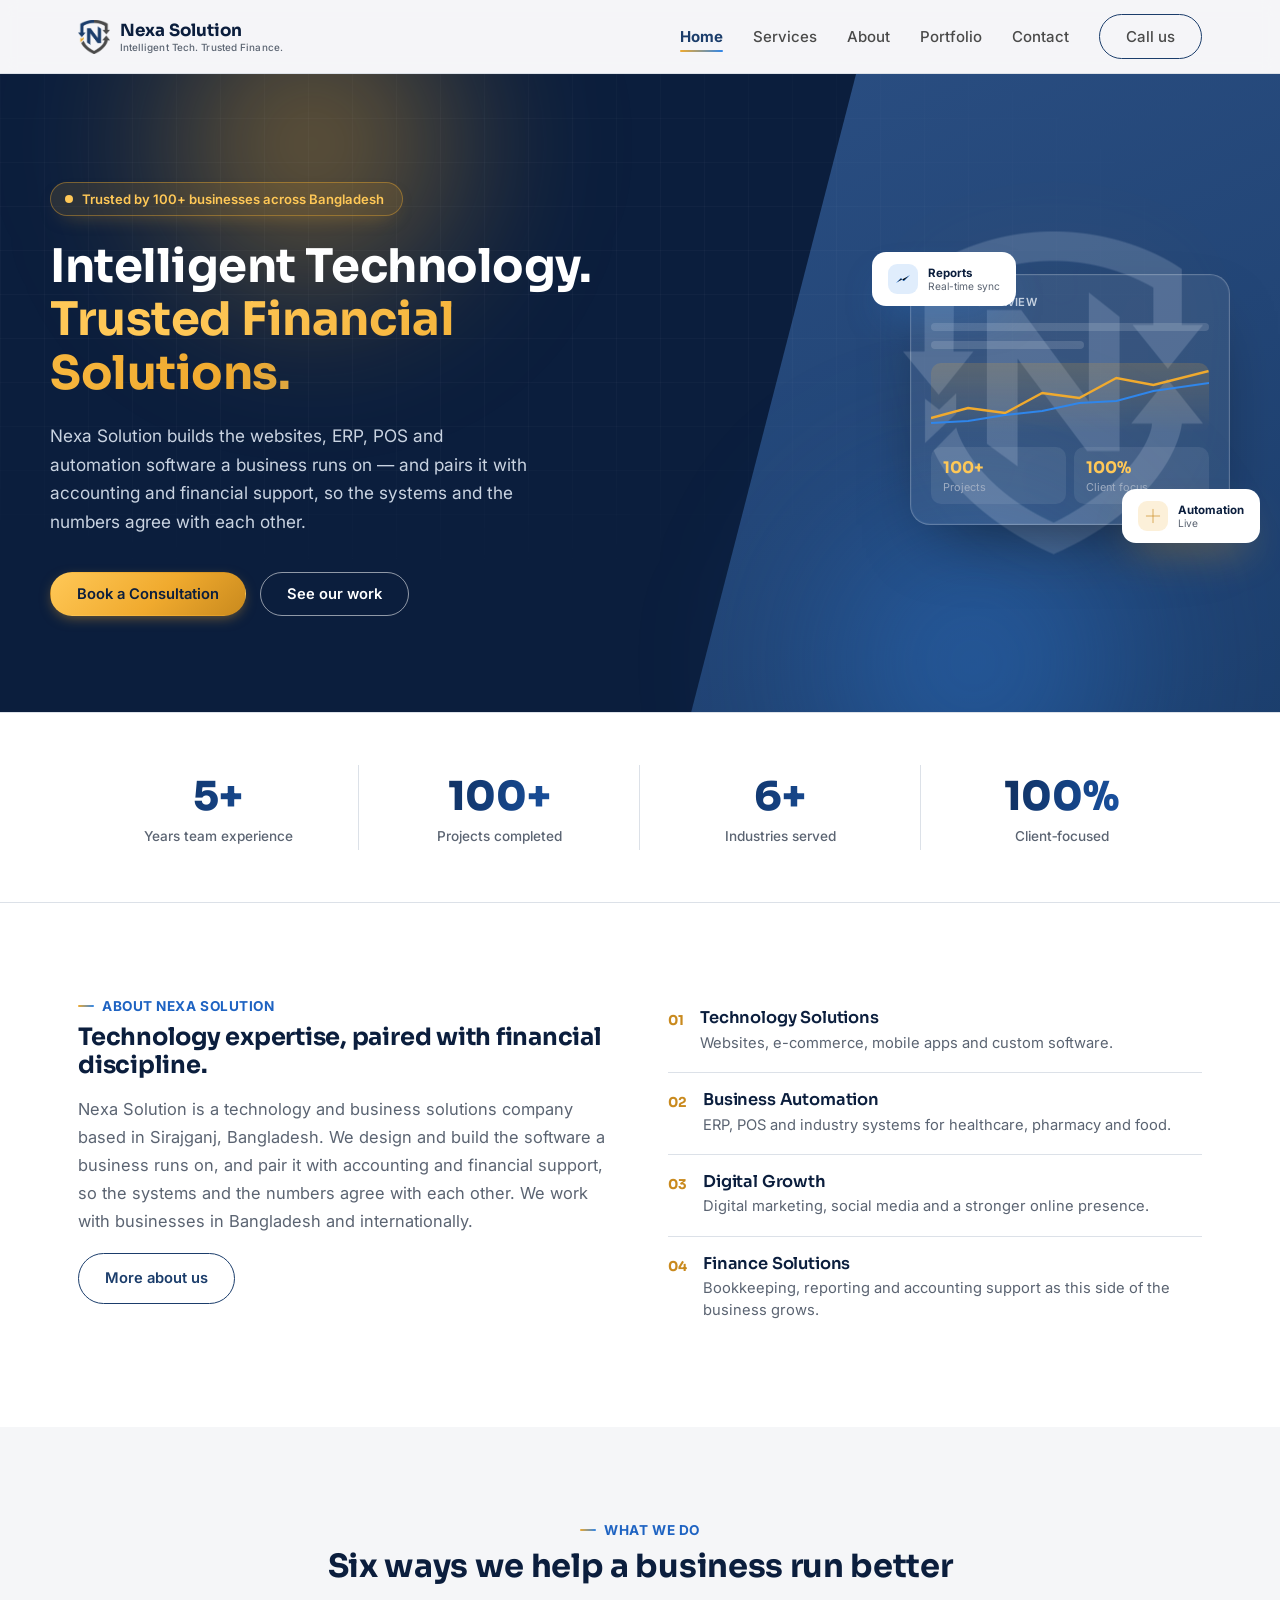
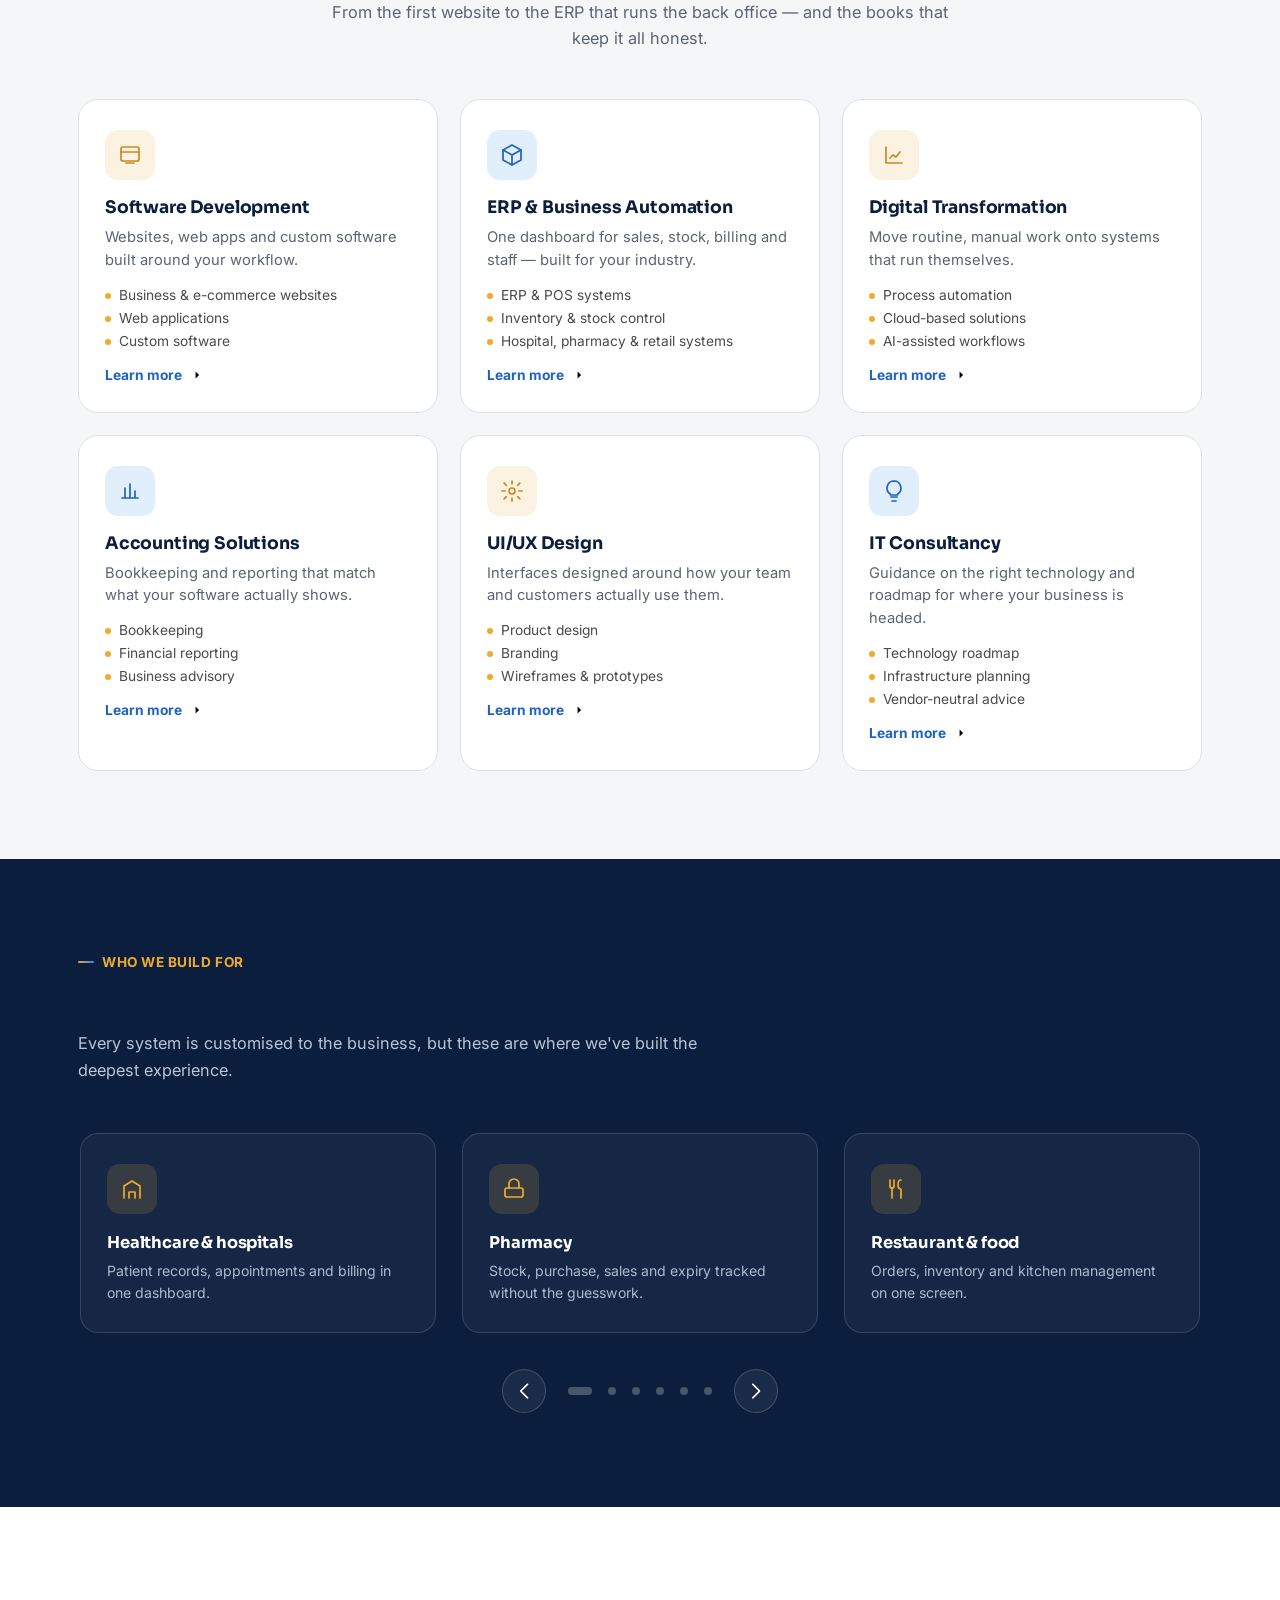
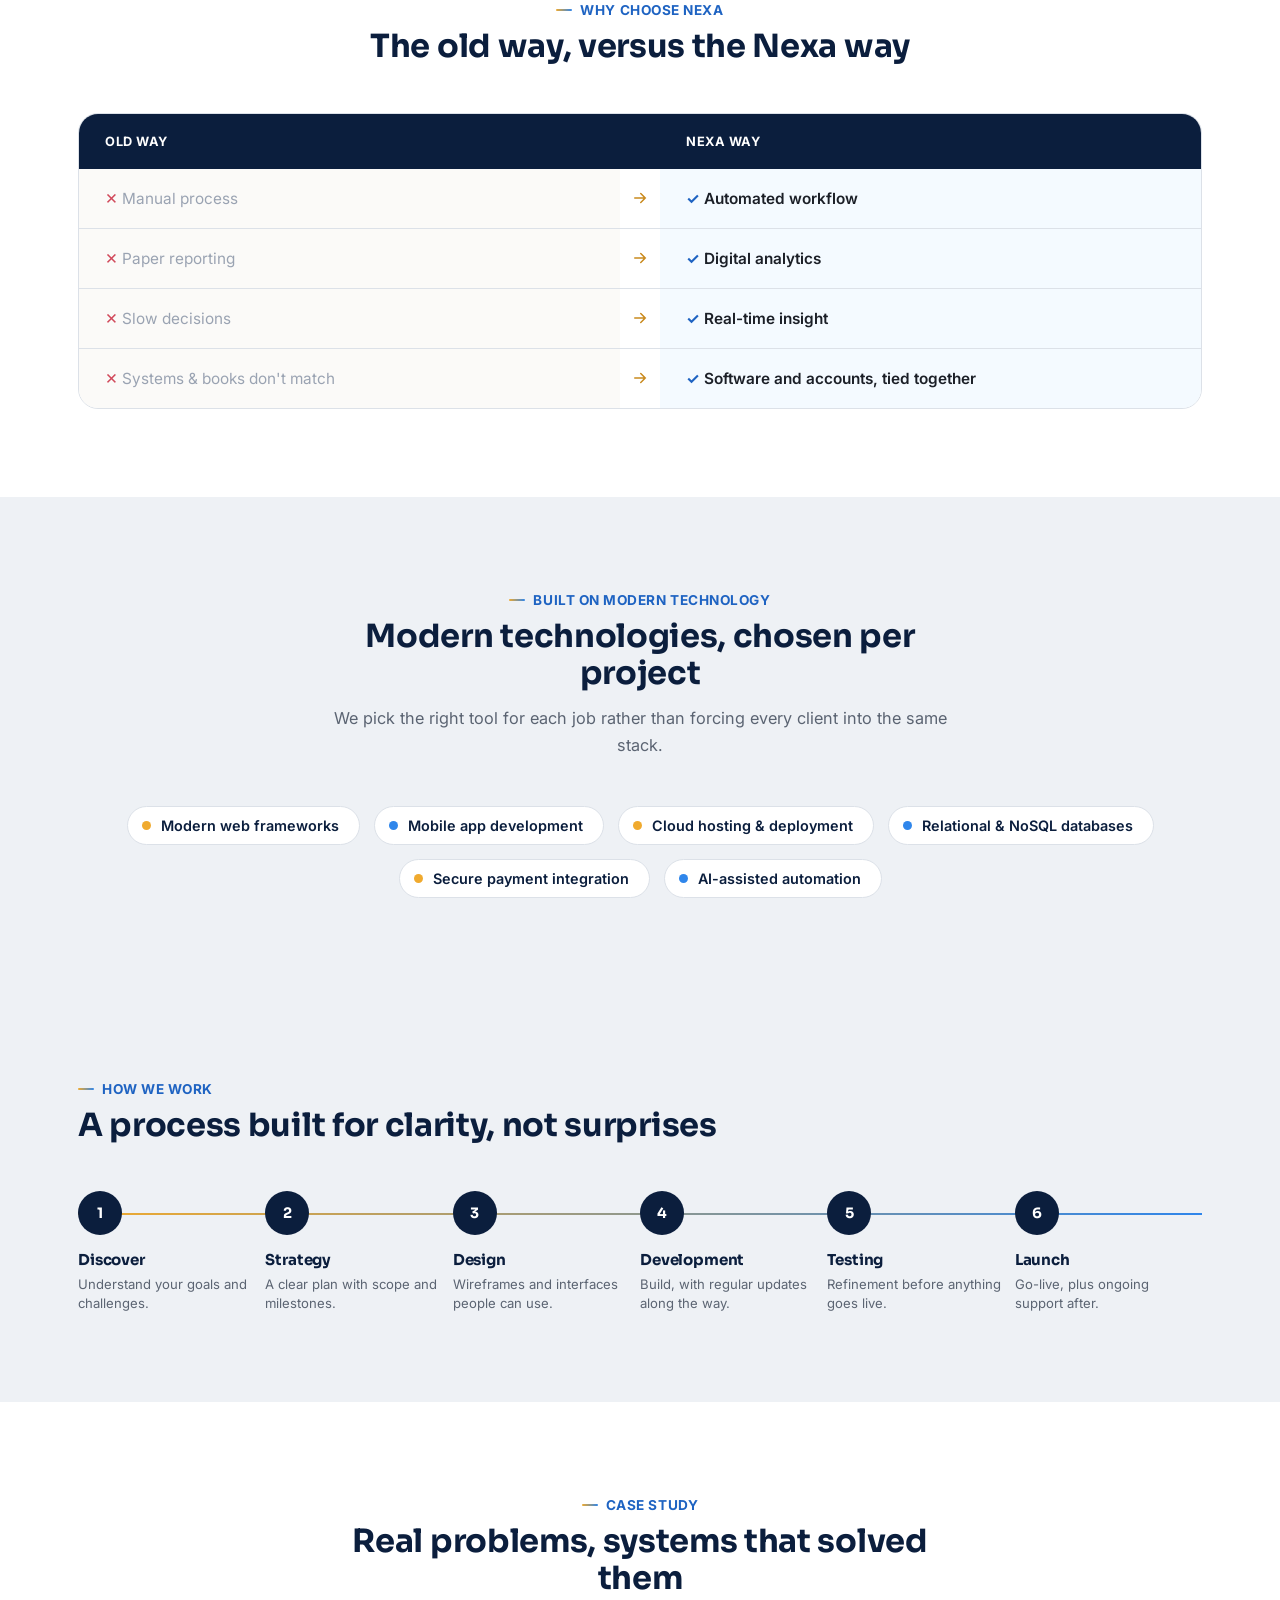
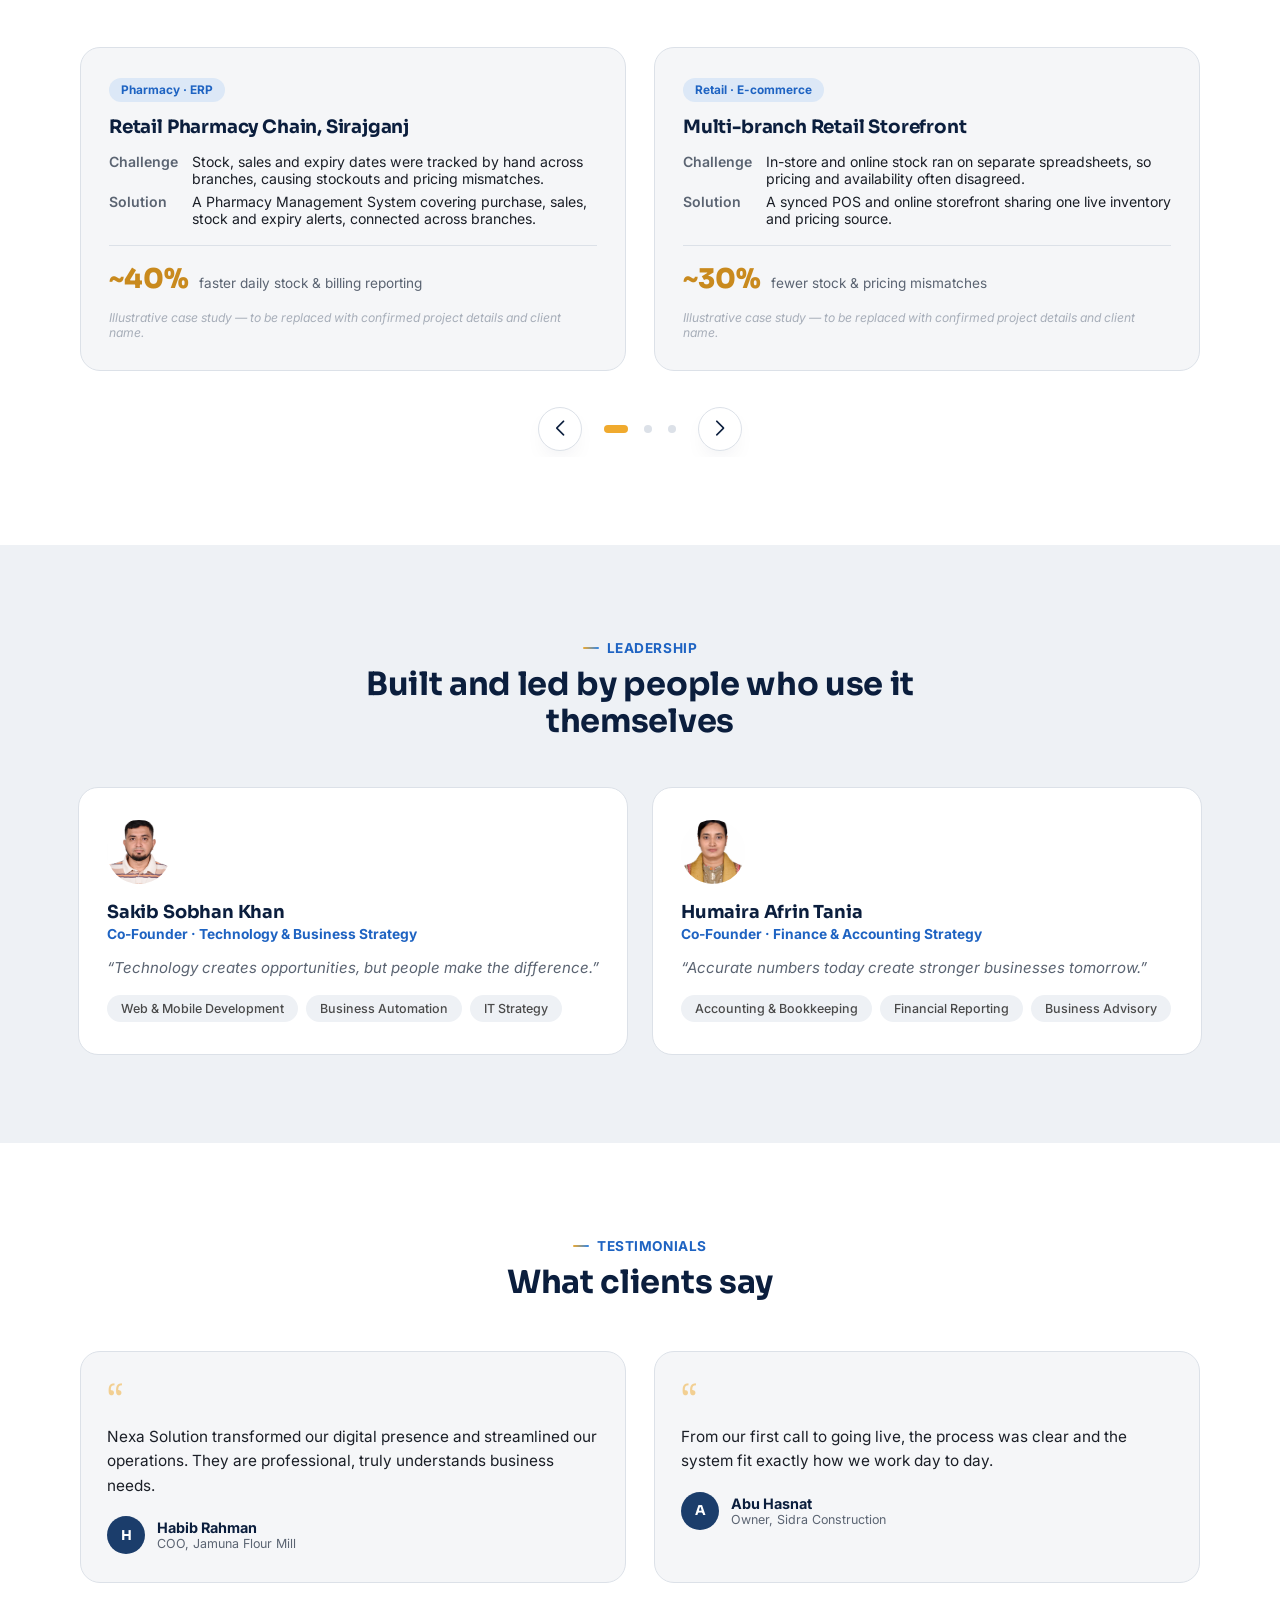
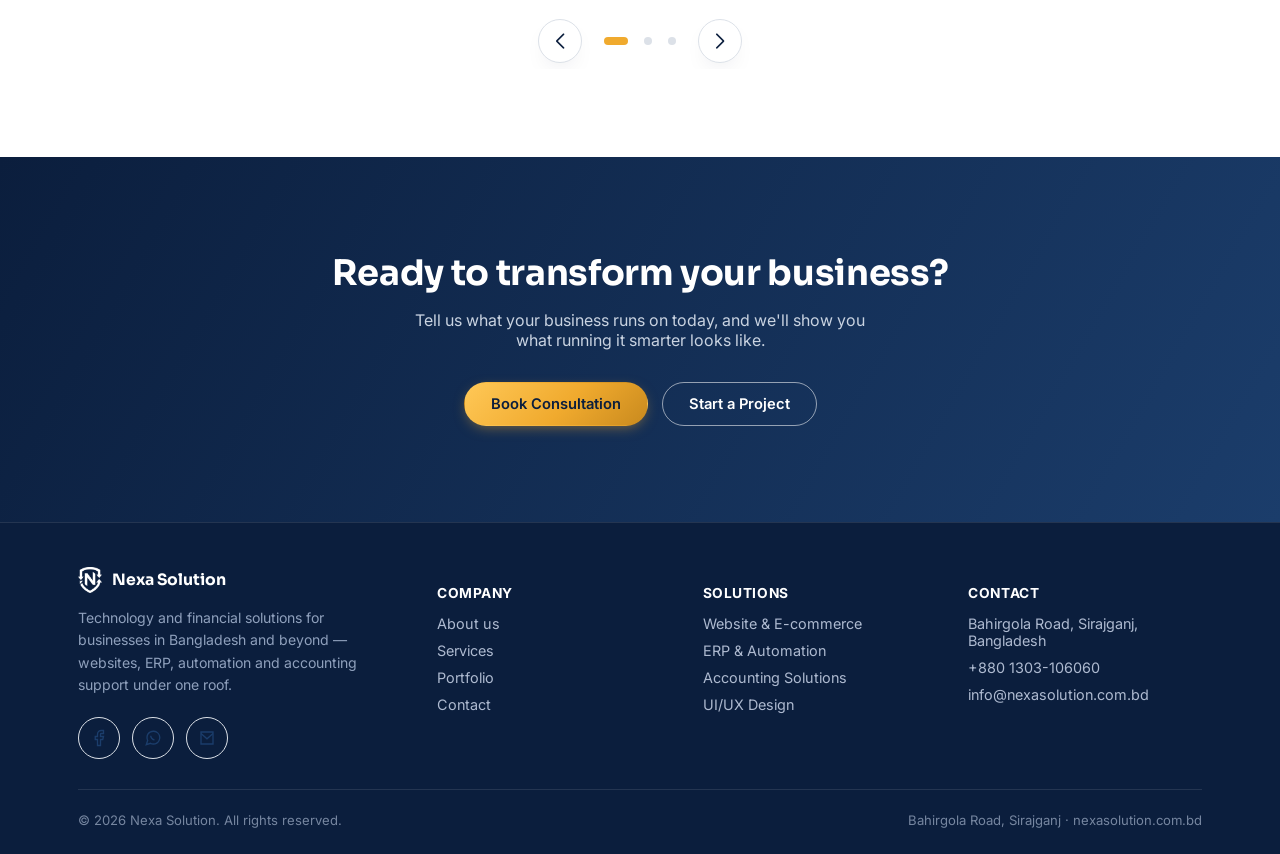
<file: index.html>
<!DOCTYPE html>
<html lang="en">
<head>
<meta charset="UTF-8">
<meta name="viewport" content="width=device-width, initial-scale=1.0">
<title>Nexa Solution — Intelligent Tech. Trusted Finance.</title>
<meta name="description" content="Nexa Solution builds websites, ERP, POS and automation software, plus accounting and financial support, for businesses across Bangladesh and beyond.">
<link rel="icon" href="assets/img/shield.png">
<link rel="preconnect" href="https://fonts.googleapis.com">
<link rel="preconnect" href="https://fonts.gstatic.com" crossorigin>
<link href="https://fonts.googleapis.com/css2?family=Sora:wght@400;500;600;700;800&family=Inter:wght@400;500;600;700&display=swap" rel="stylesheet">
<link rel="stylesheet" href="https://cdn.jsdelivr.net/npm/swiper@11/swiper-bundle.min.css">
<link rel="stylesheet" href="assets/css/styles.css">
</head>
<body>
<header>
  <div class="nav">
    <a href="index.html" class="brand">
      <img src="assets/img/shield.png" alt="Nexa Solution shield mark">
      <span class="brand-word">Nexa Solution<span>Intelligent Tech. Trusted Finance.</span></span>
    </a>
    <nav class="links" id="navLinks">
      <a href="index.html" class="active">Home</a><a href="services.html">Services</a><a href="about.html">About</a><a href="portfolio.html">Portfolio</a><a href="contact.html">Contact</a>
      <a href="tel:+8801303106060" class="btn btn-outline-dark">Call us</a>
    </nav>
    <button class="menu-toggle" id="menuToggle" aria-label="Open menu" aria-expanded="false" aria-controls="navLinks">
      <span></span><span></span><span></span>
    </button>
  </div>
</header>
<main>

  <!-- HERO -->
  <section class="hero" style="padding:0;">
    <div class="hero-glow glow-gold"></div>
    <div class="hero-glow glow-azure"></div>
    <div class="hero-grid-overlay"></div>
    <img class="hero-shield" src="assets/img/shield.png" alt="">
    <div class="wrap hero-inner">
      <div class="reveal">
        <div class="hero-badge"><span class="dot-live"></span>Trusted by 100+ businesses across Bangladesh</div>
        <h1>Intelligent Technology. <span class="text-gradient">Trusted Financial Solutions.</span></h1>
        <p class="lede">Nexa Solution builds the websites, ERP, POS and automation software a business runs on &mdash; and pairs it with accounting and financial support, so the systems and the numbers agree with each other.</p>
        <div class="hero-ctas">
          <a href="contact.html" class="btn btn-gold">Book a Consultation</a>
          <a href="portfolio.html" class="btn btn-outline-light">See our work</a>
        </div>
      </div>
      <div class="hero-panel reveal reveal-3">
        <div class="dash-mock">
          <div class="dash-mock-head">
            <span class="pulse-dot"></span><span class="dash-mock-label">Live overview</span>
          </div>
          <div class="bar"></div>
          <div class="bar short"></div>
          <div class="chartline">
            <svg viewBox="0 0 300 70" preserveAspectRatio="none">
              <polyline points="0,55 40,45 80,50 120,30 160,35 200,15 240,22 300,8" fill="none" stroke="#F0AA2E" stroke-width="2.5"/>
              <polyline points="0,60 40,58 80,52 120,48 160,40 200,38 240,28 300,20" fill="none" stroke="#2F86EB" stroke-width="2"/>
            </svg>
          </div>
          <div class="chips">
            <div class="chip"><div class="n">100+</div><div class="l">Projects</div></div>
            <div class="chip"><div class="n">100%</div><div class="l">Client focus</div></div>
          </div>
        </div>
        <div class="float-card c1">
          <div class="ic"><svg viewBox="0 0 24 24" stroke-linecap="round" stroke-linejoin="round"><path d="M3 17l6-6 4 4 8-8"/></svg></div>
          <div><div class="t">Reports</div><div class="s">Real-time sync</div></div>
        </div>
        <div class="float-card c2">
          <div class="ic"><svg viewBox="0 0 24 24" stroke-linecap="round" stroke-linejoin="round"><path d="M12 2v20M2 12h20"/></svg></div>
          <div><div class="t">Automation</div><div class="s">Live</div></div>
        </div>
      </div>
    </div>
  </section>

  <!-- TRUST / STATS -->
  <section class="trust" style="padding:52px 0;">
    <div class="wrap trust-grid">
      <div class="trust-item"><div class="count" data-target="5" data-suffix="+">0</div><div class="lbl">Years&nbsp;team&nbsp;experience</div></div>
      <div class="trust-item"><div class="count" data-target="100" data-suffix="+">0</div><div class="lbl">Projects completed</div></div>
      <div class="trust-item"><div class="count" data-target="6" data-suffix="+">0</div><div class="lbl">Industries served</div></div>
      <div class="trust-item"><div class="count" data-target="100" data-suffix="%">0</div><div class="lbl">Client&#8209;focused</div></div>
    </div>
  </section>

  <!-- ABOUT TEASER -->
  <section class="about" id="about">
    <div class="wrap about-grid">
      <div class="reveal-on-scroll">
        <div class="kicker">About Nexa Solution</div>
        <h2>Technology expertise, paired with financial discipline.</h2>
        <p>Nexa Solution is a technology and business solutions company based in Sirajganj, Bangladesh. We design and build the software a business runs on, and pair it with accounting and financial support, so the systems and the numbers agree with each other. We work with businesses in Bangladesh and internationally.</p>
        <p style="margin-top:18px;"><a href="about.html" class="btn btn-outline-dark">More about us</a></p>
      </div>
      <div class="pillars">
        <div class="pillar reveal-on-scroll"><span class="num">01</span><div><h3>Technology Solutions</h3><p>Websites, e-commerce, mobile apps and custom software.</p></div></div>
        <div class="pillar reveal-on-scroll"><span class="num">02</span><div><h3>Business Automation</h3><p>ERP, POS and industry systems for healthcare, pharmacy and food.</p></div></div>
        <div class="pillar reveal-on-scroll"><span class="num">03</span><div><h3>Digital Growth</h3><p>Digital marketing, social media and a stronger online presence.</p></div></div>
        <div class="pillar reveal-on-scroll"><span class="num">04</span><div><h3>Finance Solutions</h3><p>Bookkeeping, reporting and accounting support as this side of the business grows.</p></div></div>
      </div>
    </div>
  </section>

  <!-- SERVICES TEASER -->
  <section class="solutions" id="services">
    <div class="wrap">
      <div class="section-head center reveal-on-scroll" style="margin-left:auto;margin-right:auto;">
        <div class="kicker" style="justify-content:center;">What we do</div>
        <h2>Six ways we help a business run better</h2>
        <p>From the first website to the ERP that runs the back office &mdash; and the books that keep it all honest.</p>
      </div>
      <div class="services-grid">

        <div class="service-card reveal-on-scroll">
          <div class="icon-badge"><svg viewBox="0 0 24 24" stroke-linecap="round" stroke-linejoin="round"><rect x="3" y="4" width="18" height="14" rx="2"/><path d="M3 9h18M8 20h8"/></svg></div>
          <h3>Software Development</h3>
          <p>Websites, web apps and custom software built around your workflow.</p>
          <ul><li>Business &amp; e-commerce websites</li><li>Web applications</li><li>Custom software</li></ul>
          <a href="services.html#software" class="more">Learn more <svg viewBox="0 0 24 24" stroke-linecap="round" stroke-linejoin="round"><path d="M5 12h14M13 6l6 6-6 6"/></svg></a>
        </div>

        <div class="service-card reveal-on-scroll">
          <div class="icon-badge azure"><svg viewBox="0 0 24 24" stroke-linecap="round" stroke-linejoin="round"><path d="M12 2 3 7v10l9 5 9-5V7l-9-5Z"/><path d="M3 7l9 5 9-5M12 12v10"/></svg></div>
          <h3>ERP &amp; Business Automation</h3>
          <p>One dashboard for sales, stock, billing and staff &mdash; built for your industry.</p>
          <ul><li>ERP &amp; POS systems</li><li>Inventory &amp; stock control</li><li>Hospital, pharmacy &amp; retail systems</li></ul>
          <a href="services.html#erp" class="more">Learn more <svg viewBox="0 0 24 24" stroke-linecap="round" stroke-linejoin="round"><path d="M5 12h14M13 6l6 6-6 6"/></svg></a>
        </div>

        <div class="service-card reveal-on-scroll">
          <div class="icon-badge"><svg viewBox="0 0 24 24" stroke-linecap="round" stroke-linejoin="round"><path d="M4 4v16h16"/><path d="M8 15l3-3 3 2 4-5"/></svg></div>
          <h3>Digital Transformation</h3>
          <p>Move routine, manual work onto systems that run themselves.</p>
          <ul><li>Process automation</li><li>Cloud-based solutions</li><li>AI-assisted workflows</li></ul>
          <a href="services.html#digital" class="more">Learn more <svg viewBox="0 0 24 24" stroke-linecap="round" stroke-linejoin="round"><path d="M5 12h14M13 6l6 6-6 6"/></svg></a>
        </div>

        <div class="service-card reveal-on-scroll">
          <div class="icon-badge azure"><svg viewBox="0 0 24 24" stroke-linecap="round" stroke-linejoin="round"><path d="M4 19h16M7 19V9M12 19V5M17 19v-7"/></svg></div>
          <h3>Accounting Solutions</h3>
          <p>Bookkeeping and reporting that match what your software actually shows.</p>
          <ul><li>Bookkeeping</li><li>Financial reporting</li><li>Business advisory</li></ul>
          <a href="services.html#accounting" class="more">Learn more <svg viewBox="0 0 24 24" stroke-linecap="round" stroke-linejoin="round"><path d="M5 12h14M13 6l6 6-6 6"/></svg></a>
        </div>

        <div class="service-card reveal-on-scroll">
          <div class="icon-badge"><svg viewBox="0 0 24 24" stroke-linecap="round" stroke-linejoin="round"><circle cx="12" cy="12" r="3"/><path d="M12 2v3M12 19v3M4.2 4.2l2.1 2.1M17.7 17.7l2.1 2.1M2 12h3M19 12h3M4.2 19.8l2.1-2.1M17.7 6.3l2.1-2.1"/></svg></div>
          <h3>UI/UX Design</h3>
          <p>Interfaces designed around how your team and customers actually use them.</p>
          <ul><li>Product design</li><li>Branding</li><li>Wireframes &amp; prototypes</li></ul>
          <a href="services.html#uiux" class="more">Learn more <svg viewBox="0 0 24 24" stroke-linecap="round" stroke-linejoin="round"><path d="M5 12h14M13 6l6 6-6 6"/></svg></a>
        </div>

        <div class="service-card reveal-on-scroll">
          <div class="icon-badge azure"><svg viewBox="0 0 24 24" stroke-linecap="round" stroke-linejoin="round"><path d="M9 18h6M10 22h4"/><path d="M12 2a7 7 0 0 0-4 12.7c.4.3.6.8.6 1.3h6.8c0-.5.2-1 .6-1.3A7 7 0 0 0 12 2Z"/></svg></div>
          <h3>IT Consultancy</h3>
          <p>Guidance on the right technology and roadmap for where your business is headed.</p>
          <ul><li>Technology roadmap</li><li>Infrastructure planning</li><li>Vendor-neutral advice</li></ul>
          <a href="services.html#consultancy" class="more">Learn more <svg viewBox="0 0 24 24" stroke-linecap="round" stroke-linejoin="round"><path d="M5 12h14M13 6l6 6-6 6"/></svg></a>
        </div>

      </div>
    </div>
  </section>

  <!-- INDUSTRIES -->
  <section class="industries" id="industries">
    <div class="wrap">
      <div class="section-head reveal-on-scroll">
        <div class="kicker on-dark">Who we build for</div>
        <h2>Solutions by industry</h2>
        <p>Every system is customised to the business, but these are where we've built the deepest experience.</p>
      </div>
      <div class="swiper industry-swiper reveal-on-scroll">
        <div class="swiper-wrapper">
          <div class="swiper-slide">
            <div class="industry-card">
              <div class="icon-badge"><svg viewBox="0 0 24 24" stroke-linecap="round" stroke-linejoin="round"><path d="M4 21V9l8-5 8 5v12"/><path d="M9 21v-6h6v6"/></svg></div>
              <h3>Healthcare &amp; hospitals</h3><p>Patient records, appointments and billing in one dashboard.</p>
            </div>
          </div>
          <div class="swiper-slide">
            <div class="industry-card">
              <div class="icon-badge"><svg viewBox="0 0 24 24" stroke-linecap="round" stroke-linejoin="round"><rect x="3" y="11" width="18" height="9" rx="2"/><path d="M7 11V7a5 5 0 0 1 10 0v4"/></svg></div>
              <h3>Pharmacy</h3><p>Stock, purchase, sales and expiry tracked without the guesswork.</p>
            </div>
          </div>
          <div class="swiper-slide">
            <div class="industry-card">
              <div class="icon-badge"><svg viewBox="0 0 24 24" stroke-linecap="round" stroke-linejoin="round"><path d="M6 3v6a2 2 0 0 0 2 2h0a2 2 0 0 0 2-2V3"/><path d="M8 11v10"/><path d="M17 3c-2 0-3 2-3 5s1 4 3 4v9"/></svg></div>
              <h3>Restaurant &amp; food</h3><p>Orders, inventory and kitchen management on one screen.</p>
            </div>
          </div>
          <div class="swiper-slide">
            <div class="industry-card">
              <div class="icon-badge"><svg viewBox="0 0 24 24" stroke-linecap="round" stroke-linejoin="round"><path d="M3 7h18l-1.5 11a2 2 0 0 1-2 1.7H6.5a2 2 0 0 1-2-1.7L3 7Z"/><path d="M8 7V5a4 4 0 0 1 8 0v2"/></svg></div>
              <h3>Retail &amp; e-commerce</h3><p>Sales, stock and online storefronts kept in sync.</p>
            </div>
          </div>
          <div class="swiper-slide">
            <div class="industry-card">
              <div class="icon-badge"><svg viewBox="0 0 24 24" stroke-linecap="round" stroke-linejoin="round"><path d="M13 2 3 14h7l-1 8 10-12h-7l1-8Z"/></svg></div>
              <h3>SME &amp; startups</h3><p>Right-sized systems that grow with the business.</p>
            </div>
          </div>
          <div class="swiper-slide">
            <div class="industry-card">
              <div class="icon-badge"><svg viewBox="0 0 24 24" stroke-linecap="round" stroke-linejoin="round"><rect x="4" y="3" width="9" height="18"/><rect x="15" y="8" width="5" height="13"/></svg></div>
              <h3>Corporate &amp; international</h3><p>Remote and on-site support for clients beyond Bangladesh.</p>
            </div>
          </div>
        </div>
        <div class="swiper-nav-row on-dark">
          <div class="swiper-button-prev industry-prev"></div>
          <div class="swiper-pagination industry-pagination"></div>
          <div class="swiper-button-next industry-next"></div>
        </div>
      </div>
    </div>
  </section>

  <!-- WHY CHOOSE — COMPARISON -->
  <section class="why">
    <div class="wrap">
      <div class="section-head center reveal-on-scroll" style="margin-left:auto;margin-right:auto;">
        <div class="kicker" style="justify-content:center;">Why choose Nexa</div>
        <h2>The old way, versus the Nexa way</h2>
      </div>
      <div class="compare-wrap reveal-on-scroll">
        <div class="compare-head">
          <div class="compare-cell old">Old way</div>
          <div class="compare-arrow"></div>
          <div class="compare-cell new">Nexa way</div>
        </div>
        <div class="compare-row">
          <div class="compare-cell old">Manual process</div>
          <div class="compare-arrow"><svg width="18" height="18" viewBox="0 0 24 24" fill="none" stroke="currentColor" stroke-width="2" stroke-linecap="round"><path d="M5 12h14M13 6l6 6-6 6"/></svg></div>
          <div class="compare-cell new">Automated workflow</div>
        </div>
        <div class="compare-row">
          <div class="compare-cell old">Paper reporting</div>
          <div class="compare-arrow"><svg width="18" height="18" viewBox="0 0 24 24" fill="none" stroke="currentColor" stroke-width="2" stroke-linecap="round"><path d="M5 12h14M13 6l6 6-6 6"/></svg></div>
          <div class="compare-cell new">Digital analytics</div>
        </div>
        <div class="compare-row">
          <div class="compare-cell old">Slow decisions</div>
          <div class="compare-arrow"><svg width="18" height="18" viewBox="0 0 24 24" fill="none" stroke="currentColor" stroke-width="2" stroke-linecap="round"><path d="M5 12h14M13 6l6 6-6 6"/></svg></div>
          <div class="compare-cell new">Real-time insight</div>
        </div>
        <div class="compare-row">
          <div class="compare-cell old">Systems &amp; books don't match</div>
          <div class="compare-arrow"><svg width="18" height="18" viewBox="0 0 24 24" fill="none" stroke="currentColor" stroke-width="2" stroke-linecap="round"><path d="M5 12h14M13 6l6 6-6 6"/></svg></div>
          <div class="compare-cell new">Software and accounts, tied together</div>
        </div>
      </div>
    </div>
  </section>

  <!-- TECH STACK -->
  <section class="stack">
    <div class="wrap">
      <div class="section-head center reveal-on-scroll" style="margin-left:auto;margin-right:auto;">
        <div class="kicker" style="justify-content:center;">Built on modern technology</div>
        <h2>Modern technologies, chosen per project</h2>
        <p>We pick the right tool for each job rather than forcing every client into the same stack.</p>
      </div>
      <div class="stack-row reveal-on-scroll">
        <div class="stack-badge"><span class="dot"></span>Modern web frameworks</div>
        <div class="stack-badge"><span class="dot"></span>Mobile app development</div>
        <div class="stack-badge"><span class="dot"></span>Cloud hosting &amp; deployment</div>
        <div class="stack-badge"><span class="dot"></span>Relational &amp; NoSQL databases</div>
        <div class="stack-badge"><span class="dot"></span>Secure payment integration</div>
        <div class="stack-badge"><span class="dot"></span>AI-assisted automation</div>
      </div>
    </div>
  </section>

  <!-- PROCESS -->
  <section class="process" id="process">
    <div class="wrap">
      <div class="section-head reveal-on-scroll">
        <div class="kicker">How we work</div>
        <h2>A process built for clarity, not surprises</h2>
      </div>
      <div class="steps">
        <div class="step"><div class="dot">1</div><h3>Discover</h3><p>Understand your goals and challenges.</p></div>
        <div class="step"><div class="dot">2</div><h3>Strategy</h3><p>A clear plan with scope and milestones.</p></div>
        <div class="step"><div class="dot">3</div><h3>Design</h3><p>Wireframes and interfaces people can use.</p></div>
        <div class="step"><div class="dot">4</div><h3>Development</h3><p>Build, with regular updates along the way.</p></div>
        <div class="step"><div class="dot">5</div><h3>Testing</h3><p>Refinement before anything goes live.</p></div>
        <div class="step"><div class="dot">6</div><h3>Launch</h3><p>Go-live, plus ongoing support after.</p></div>
      </div>
    </div>
  </section>

  <!-- CASE STUDY -->
  <section class="cases">
    <div class="wrap">
      <div class="section-head center reveal-on-scroll" style="margin-left:auto;margin-right:auto;">
        <div class="kicker" style="justify-content:center;">Case study</div>
        <h2>Real problems, systems that solved them</h2>
      </div>
      <div class="swiper case-swiper reveal-on-scroll">
        <div class="swiper-wrapper">
          <div class="swiper-slide">
            <div class="case-card">
              <span class="tag">Pharmacy &middot; ERP</span>
              <h3>Retail Pharmacy Chain, Sirajganj</h3>
              <div class="case-kv">
                <div class="k">Challenge</div><div class="v">Stock, sales and expiry dates were tracked by hand across branches, causing stockouts and pricing mismatches.</div>
                <div class="k">Solution</div><div class="v">A Pharmacy Management System covering purchase, sales, stock and expiry alerts, connected across branches.</div>
              </div>
              <div class="case-result"><span class="big">~40%</span><span class="lbl">faster daily stock &amp; billing reporting</span></div>
              <div class="case-note">Illustrative case study &mdash; to be replaced with confirmed project details and client name.</div>
            </div>
          </div>
          <div class="swiper-slide">
            <div class="case-card">
              <span class="tag">Retail &middot; E-commerce</span>
              <h3>Multi-branch Retail Storefront</h3>
              <div class="case-kv">
                <div class="k">Challenge</div><div class="v">In-store and online stock ran on separate spreadsheets, so pricing and availability often disagreed.</div>
                <div class="k">Solution</div><div class="v">A synced POS and online storefront sharing one live inventory and pricing source.</div>
              </div>
              <div class="case-result"><span class="big">~30%</span><span class="lbl">fewer stock &amp; pricing mismatches</span></div>
              <div class="case-note">Illustrative case study &mdash; to be replaced with confirmed project details and client name.</div>
            </div>
          </div>
          <div class="swiper-slide">
            <div class="case-card">
              <span class="tag">Coming soon</span>
              <h3>Your business could be next</h3>
              <div class="case-kv">
                <div class="k">Challenge</div><div class="v">Tell us what's slowing your business down &mdash; billing, stock, bookings or reporting.</div>
                <div class="k">Solution</div><div class="v">We'll scope a system built around exactly that problem.</div>
              </div>
              <div style="margin-top:18px;"><a href="contact.html" class="btn btn-outline-dark">Start a project</a></div>
            </div>
          </div>
        </div>
        <div class="swiper-nav-row">
          <div class="swiper-button-prev case-prev"></div>
          <div class="swiper-pagination case-pagination"></div>
          <div class="swiper-button-next case-next"></div>
        </div>
      </div>
    </div>
  </section>

  <!-- FOUNDERS -->
  <section class="founders">
    <div class="wrap">
      <div class="section-head center reveal-on-scroll" style="margin-left:auto;margin-right:auto;">
        <div class="kicker" style="justify-content:center;">Leadership</div>
        <h2>Built and led by people who use it themselves</h2>
      </div>
      <div class="founder-grid">
        <div class="founder-card reveal-on-scroll">
          <div class="avatar a1"><img src="./assets/img/Sakib.jpg" alt=""></div>
          <h3>Sakib Sobhan Khan</h3>
          <div class="role">Co-Founder &middot; Technology &amp; Business Strategy</div>
          <p class="quote">&ldquo;Technology creates opportunities, but people make the difference.&rdquo;</p>
          <div class="exp-list"><span>Web &amp; Mobile Development</span><span>Business Automation</span><span>IT Strategy</span></div>
        </div>
        <div class="founder-card reveal-on-scroll">
          <div class="avatar a2"><img src="./assets/img/Humaira.jpg" alt=""></div>
          <h3>Humaira Afrin Tania</h3>
          <div class="role">Co-Founder &middot; Finance &amp; Accounting Strategy</div>
          <p class="quote">&ldquo;Accurate numbers today create stronger businesses tomorrow.&rdquo;</p>
          <div class="exp-list"><span>Accounting &amp; Bookkeeping</span><span>Financial Reporting</span><span>Business Advisory</span></div>
        </div>
      </div>
    </div>
  </section>

  <!-- TESTIMONIALS -->
  <section class="testimonials">
    <div class="wrap">
      <div class="section-head center reveal-on-scroll" style="margin-left:auto;margin-right:auto;">
        <div class="kicker" style="justify-content:center;">Testimonials</div>
        <h2>What clients say</h2>
      </div>
      <div class="swiper testi-swiper reveal-on-scroll">
        <div class="swiper-wrapper">
         <div class="swiper-slide">
            <div class="testi-card">
              <div class="quote-mark">&ldquo;</div>
              <p>Nexa Solution transformed our digital presence and streamlined our operations. They are professional, truly understands business needs.</p>
              <div class="testi-who">
                <div class="mini-avatar">H</div>
                <div><div class="name">Habib Rahman</div><div class="role">COO, Jamuna Flour Mill</div></div>
              </div>
            </div>
          </div>
          <div class="swiper-slide">
            <div class="testi-card">
              <div class="quote-mark">&ldquo;</div>
              <p>From our first call to going live, the process was clear and the system fit exactly how we work day to day.</p>
              <div class="testi-who">
                <div class="mini-avatar">A</div>
                <div><div class="name">Abu Hasnat</div><div class="role">Owner, Sidra Construction</div></div>
              </div>
            </div>
          </div>
          <div class="swiper-slide">
            <div class="testi-card">
              <div class="quote-mark">&ldquo;</div>
              <p>They didn't just hand over software and leave &mdash; support after launch has been quick and genuinely helpful.</p>
              <div class="testi-who">
                <div class="mini-avatar">B</div>
                <div><div class="name">Bayzid Khan</div><div class="role">Director, Prantik Development</div></div>
              </div>
            </div>
          </div>
        </div>
        <div class="swiper-nav-row">
          <div class="swiper-button-prev testi-prev"></div>
          <div class="swiper-pagination testi-pagination"></div>
          <div class="swiper-button-next testi-next"></div>
        </div>
      </div>
    </div>
  </section>

  <!-- CTA -->
  <section class="cta-band">
    <div class="wrap">
      <h2>Ready to transform your business?</h2>
      <p>Tell us what your business runs on today, and we'll show you what running it smarter looks like.</p>
      <div class="cta-ctas">
        <a href="contact.html" class="btn btn-gold">Book Consultation</a>
        <a href="contact.html" class="btn btn-outline-light">Start a Project</a>
      </div>
    </div>
  </section>

</main>
<footer>
  <div class="wrap">
    <div class="foot-grid">
      <div class="foot-col">
        <div class="foot-brand">
          <img src="assets/img/shield.png" alt="Nexa Solution">
          <span>Nexa Solution</span>
        </div>
        <p>Technology and financial solutions for businesses in Bangladesh and beyond &mdash; websites, ERP, automation and accounting support under one roof.</p>
        <div class="social-row">
          <a href="https://facebook.com/nexasolutionbd" aria-label="Facebook" target="_blank" rel="noopener"><svg viewBox="0 0 24 24"><path d="M18 2h-3a5 5 0 0 0-5 5v3H7v4h3v8h4v-8h3l1-4h-4V7a1 1 0 0 1 1-1h3Z"/></svg></a>
          <a href="https://wa.me/8801303106060" aria-label="WhatsApp" target="_blank" rel="noopener"><svg viewBox="0 0 24 24"><path d="M21 11.5a8.38 8.38 0 0 1-.9 3.8 8.5 8.5 0 0 1-7.6 4.7 8.38 8.38 0 0 1-3.8-.9L3 21l1.9-5.7a8.38 8.38 0 0 1-.9-3.8 8.5 8.5 0 0 1 4.7-7.6 8.38 8.38 0 0 1 3.8-.9h.5a8.48 8.48 0 0 1 8 8v.5Z"/><path d="M9 9c0 2.5 2.5 5.5 5 5.5"/></svg></a>
          <a href="mailto:info@nexasolution.com.bd" aria-label="Email"><svg viewBox="0 0 24 24"><path d="M4 4h16v16H4Z"/><path d="m4 6 8 7 8-7"/></svg></a>
        </div>
      </div>
      <div class="foot-col">
        <h4>Company</h4>
        <ul>
          <li><a href="about.html">About us</a></li>
          <li><a href="services.html">Services</a></li>
          <li><a href="portfolio.html">Portfolio</a></li>
          <li><a href="contact.html">Contact</a></li>
        </ul>
      </div>
      <div class="foot-col">
        <h4>Solutions</h4>
        <ul>
          <li><a href="services.html">Website &amp; E-commerce</a></li>
          <li><a href="services.html">ERP &amp; Automation</a></li>
          <li><a href="services.html">Accounting Solutions</a></li>
          <li><a href="services.html">UI/UX Design</a></li>
        </ul>
      </div>
      <div class="foot-col">
        <h4>Contact</h4>
        <ul>
          <li>Bahirgola Road, Sirajganj, Bangladesh</li>
          <li><a href="tel:+8801303106060">+880 1303-106060</a></li>
          <li><a href="mailto:info@nexasolution.com.bd">info@nexasolution.com.bd</a></li>
        </ul>
      </div>
    </div>
    <div class="foot-bottom">
      <span class="fine">&copy; 2026 Nexa Solution. All rights reserved.</span>
      <span class="fine">Bahirgola Road, Sirajganj &middot; nexasolution.com.bd</span>
    </div>
  </div>
</footer>
<script src="https://cdn.jsdelivr.net/npm/swiper@11/swiper-bundle.min.js"></script>
<script src="assets/js/main.js"></script>
</body>
</html>
</file>
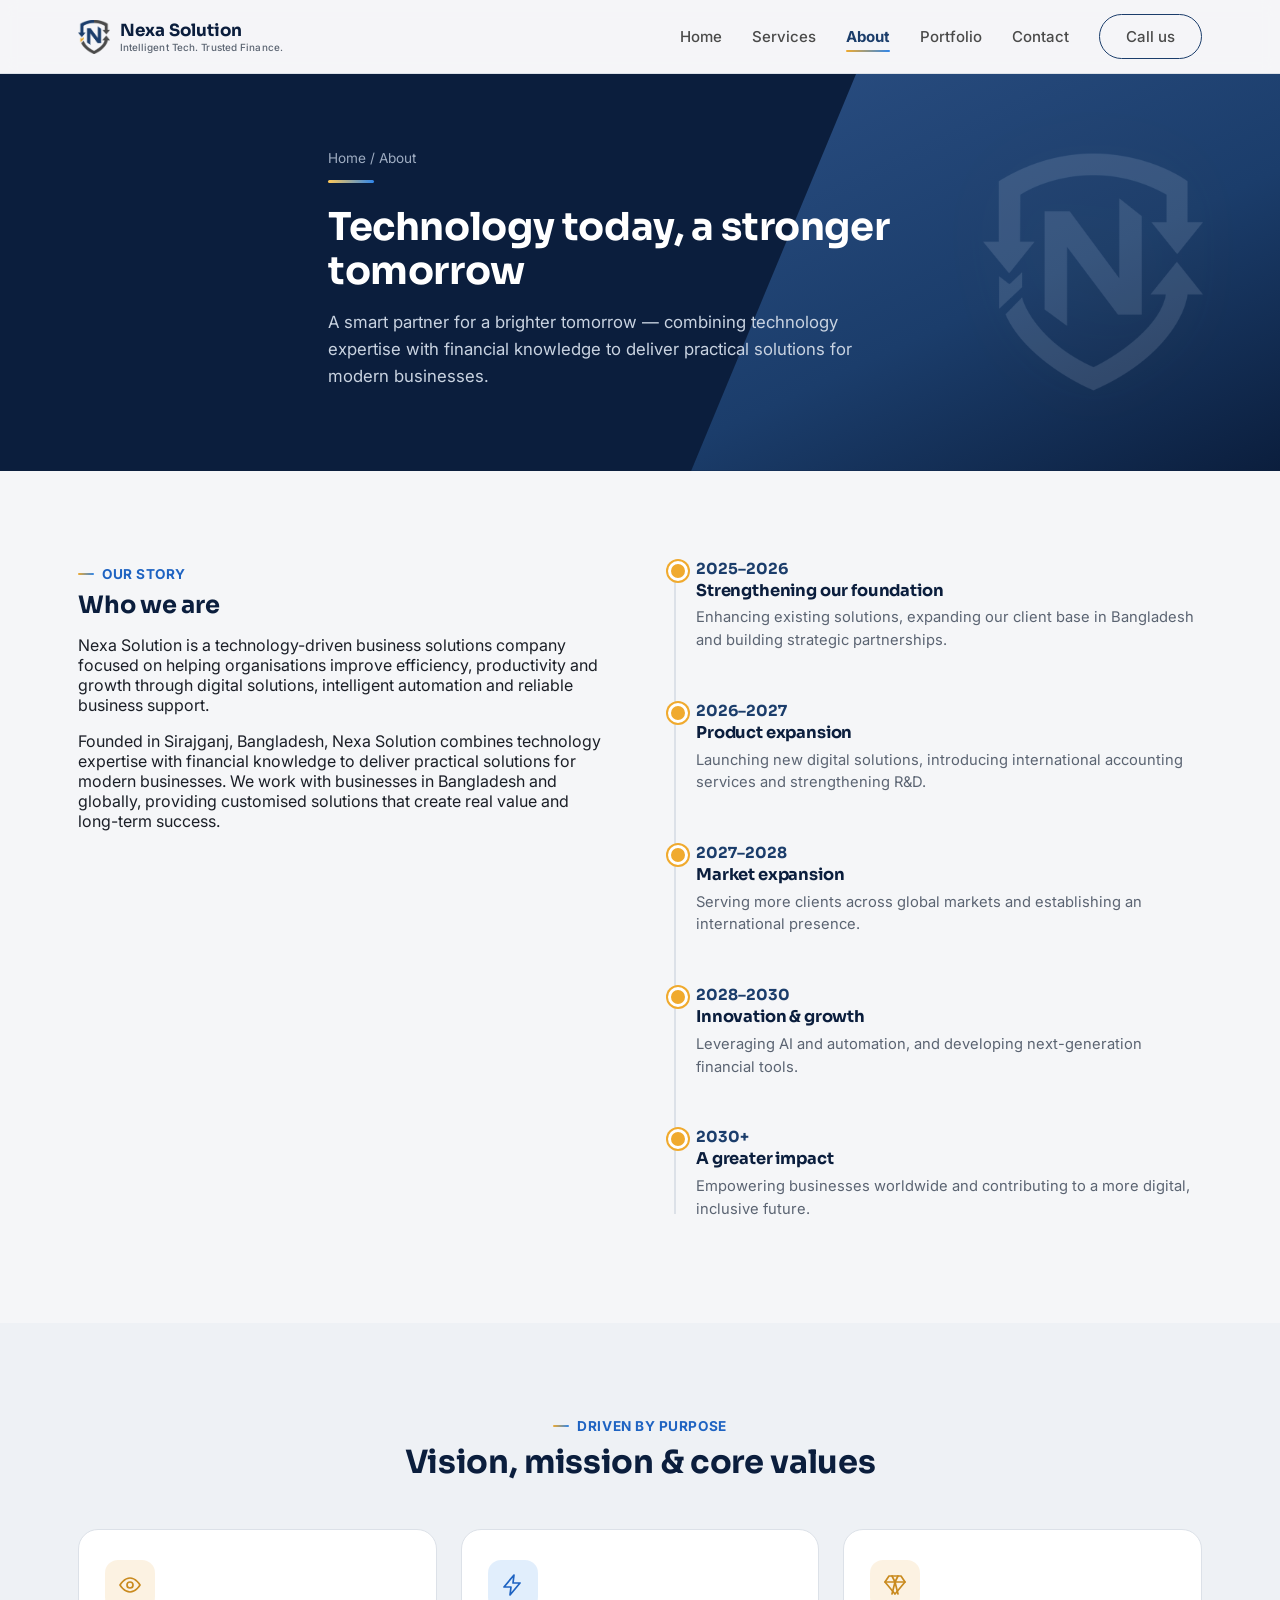
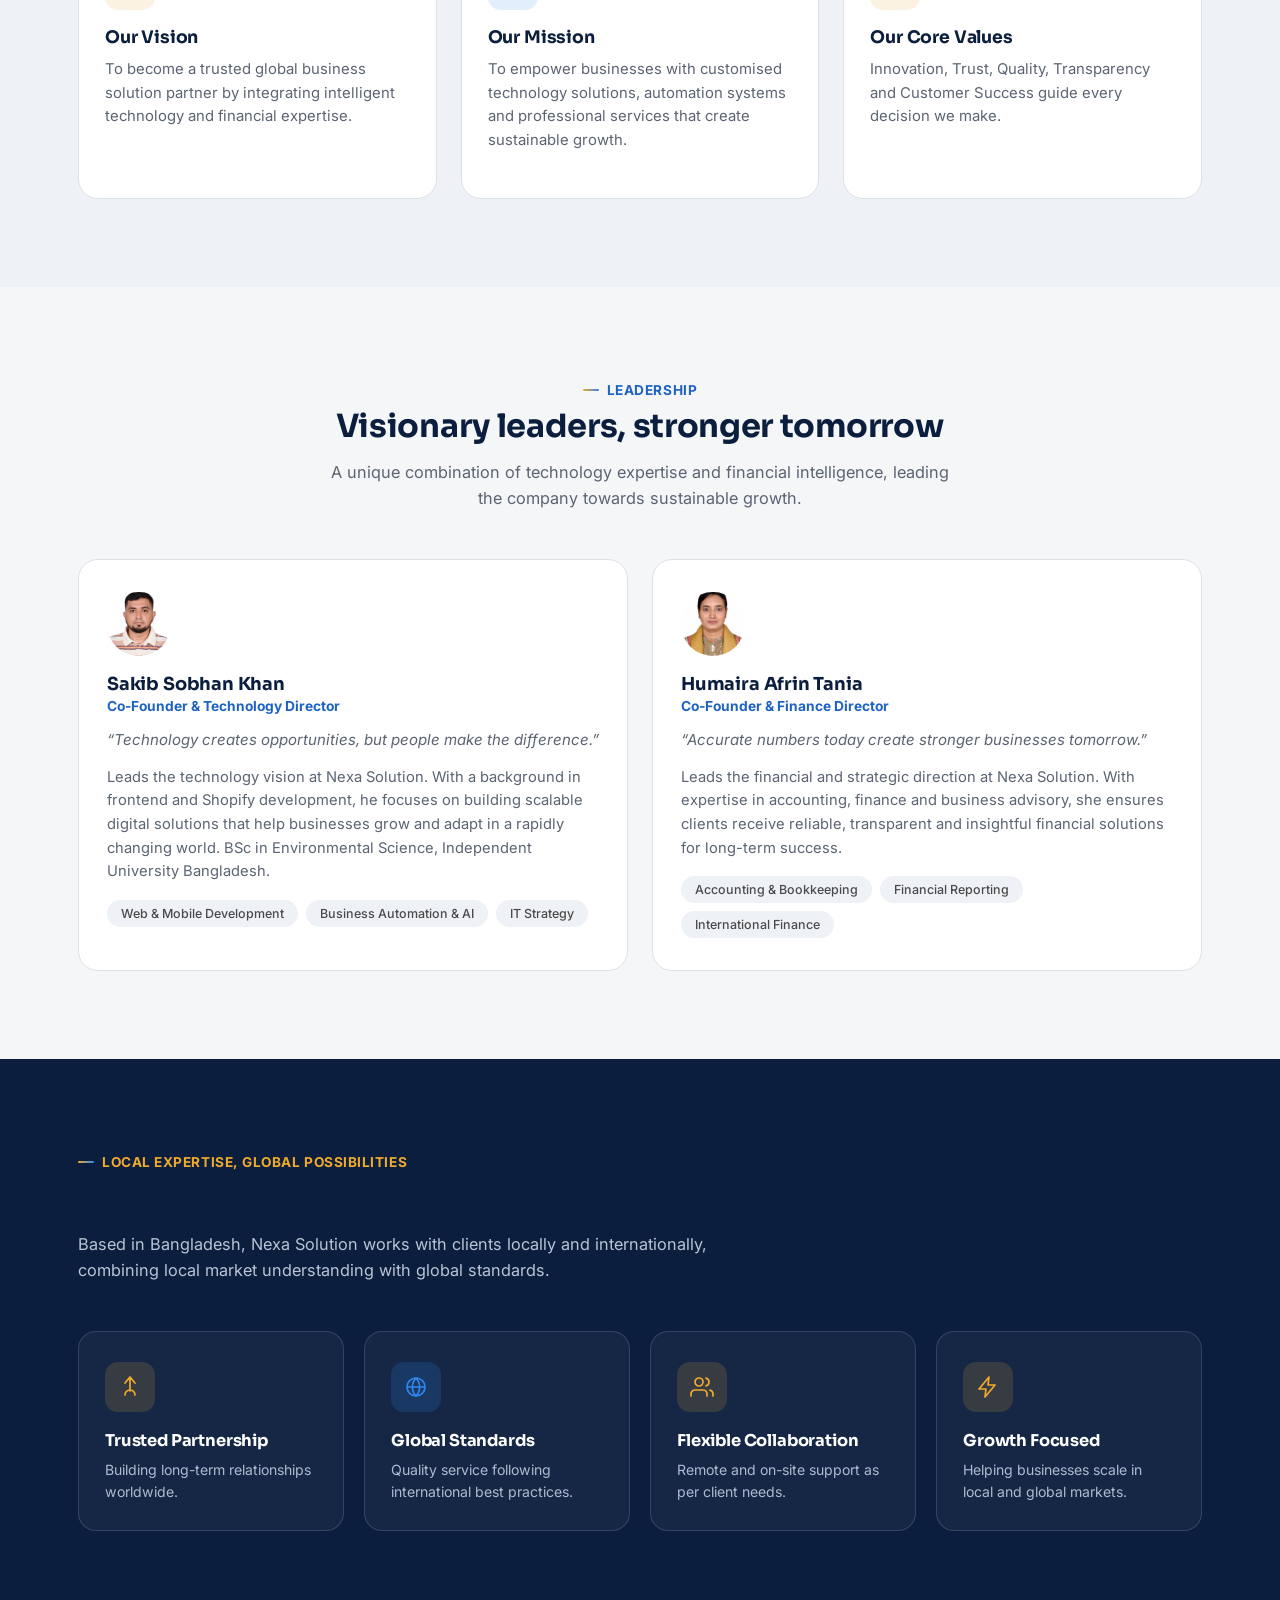
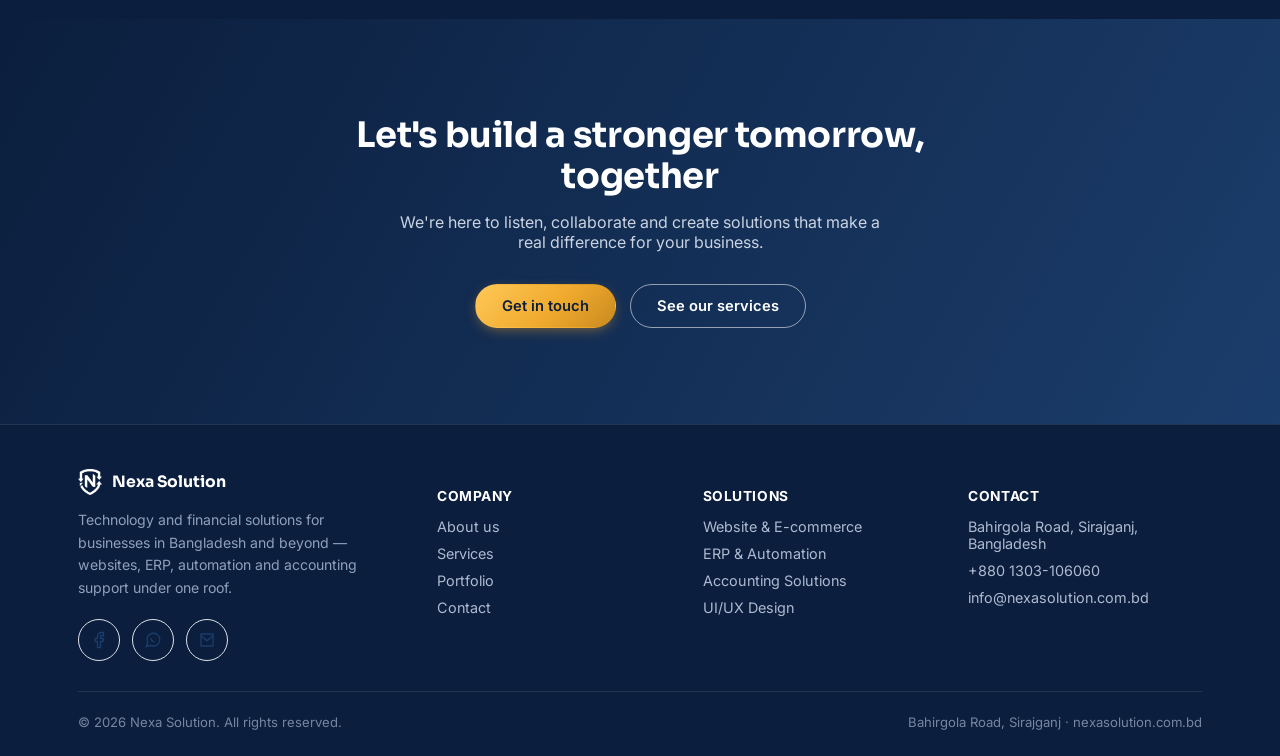
<file: about.html>
<!DOCTYPE html>
<html lang="en">
<head>
<meta charset="UTF-8">
<meta name="viewport" content="width=device-width, initial-scale=1.0">
<title>About Us — Nexa Solution</title>
<meta name="description" content="Nexa Solution's story, vision, mission, values and leadership team — a technology and financial solutions company based in Sirajganj, Bangladesh.">
<link rel="icon" href="assets/img/shield.png">
<link rel="preconnect" href="https://fonts.googleapis.com">
<link rel="preconnect" href="https://fonts.gstatic.com" crossorigin>
<link href="https://fonts.googleapis.com/css2?family=Sora:wght@400;500;600;700;800&family=Inter:wght@400;500;600;700&display=swap" rel="stylesheet">
<link rel="stylesheet" href="assets/css/styles.css">
</head>
<body>
<header>
  <div class="nav">
    <a href="index.html" class="brand">
      <img src="assets/img/shield.png" alt="Nexa Solution shield mark">
      <span class="brand-word">Nexa Solution<span>Intelligent Tech. Trusted Finance.</span></span>
    </a>
    <nav class="links" id="navLinks">
      <a href="index.html">Home</a><a href="services.html">Services</a><a href="about.html" class="active">About</a><a href="portfolio.html">Portfolio</a><a href="contact.html">Contact</a>
      <a href="tel:+8801303106060" class="btn btn-outline-dark">Call us</a>
    </nav>
    <button class="menu-toggle" id="menuToggle" aria-label="Open menu" aria-expanded="false" aria-controls="navLinks">
      <span></span><span></span><span></span>
    </button>
  </div>
</header>
<main>

  <section class="page-hero">
    <img class="hero-shield" src="assets/img/shield.png" alt="" style="width:220px;opacity:0.12;">
    <div class="wrap">
      <div class="crumb"><a href="index.html">Home</a> / About</div>
      <div class="hero-eyebrow-line"></div>
      <h1>Technology today, a stronger tomorrow</h1>
      <p>A smart partner for a brighter tomorrow &mdash; combining technology expertise with financial knowledge to deliver practical solutions for modern businesses.</p>
    </div>
  </section>

  <!-- STORY -->
  <section>
    <div class="wrap about-grid">
      <div class="reveal-on-scroll">
        <div class="kicker">Our story</div>
        <h2>Who we are</h2>
        <p>Nexa Solution is a technology-driven business solutions company focused on helping organisations improve efficiency, productivity and growth through digital solutions, intelligent automation and reliable business support.</p>
        <p style="margin-top:16px;">Founded in Sirajganj, Bangladesh, Nexa Solution combines technology expertise with financial knowledge to deliver practical solutions for modern businesses. We work with businesses in Bangladesh and globally, providing customised solutions that create real value and long-term success.</p>
      </div>
      <div class="reveal-on-scroll">
        <div class="timeline">
          <div class="tl-item"><div class="yr">2025&ndash;2026</div><h3>Strengthening our foundation</h3><p>Enhancing existing solutions, expanding our client base in Bangladesh and building strategic partnerships.</p></div>
          <div class="tl-item"><div class="yr">2026&ndash;2027</div><h3>Product expansion</h3><p>Launching new digital solutions, introducing international accounting services and strengthening R&amp;D.</p></div>
          <div class="tl-item"><div class="yr">2027&ndash;2028</div><h3>Market expansion</h3><p>Serving more clients across global markets and establishing an international presence.</p></div>
          <div class="tl-item"><div class="yr">2028&ndash;2030</div><h3>Innovation &amp; growth</h3><p>Leveraging AI and automation, and developing next-generation financial tools.</p></div>
          <div class="tl-item"><div class="yr">2030+</div><h3>A greater impact</h3><p>Empowering businesses worldwide and contributing to a more digital, inclusive future.</p></div>
        </div>
      </div>
    </div>
  </section>

  <!-- VISION / MISSION / VALUES -->
  <section style="background:var(--paper-2);">
    <div class="wrap">
      <div class="section-head center reveal-on-scroll" style="margin-left:auto;margin-right:auto;">
        <div class="kicker" style="justify-content:center;">Driven by purpose</div>
        <h2>Vision, mission &amp; core values</h2>
      </div>
      <div class="vmv-grid">
        <div class="vmv-card reveal-on-scroll">
          <div class="icon-badge"><svg viewBox="0 0 24 24" stroke-linecap="round" stroke-linejoin="round"><path d="M2 12s4-7 10-7 10 7 10 7-4 7-10 7-10-7-10-7Z"/><circle cx="12" cy="12" r="3"/></svg></div>
          <h3>Our Vision</h3>
          <p>To become a trusted global business solution partner by integrating intelligent technology and financial expertise.</p>
        </div>
        <div class="vmv-card reveal-on-scroll">
          <div class="icon-badge azure"><svg viewBox="0 0 24 24" stroke-linecap="round" stroke-linejoin="round"><path d="M13 2 3 14h7l-1 8 10-12h-7l1-8Z"/></svg></div>
          <h3>Our Mission</h3>
          <p>To empower businesses with customised technology solutions, automation systems and professional services that create sustainable growth.</p>
        </div>
        <div class="vmv-card reveal-on-scroll">
          <div class="icon-badge"><svg viewBox="0 0 24 24" stroke-linecap="round" stroke-linejoin="round"><path d="M6 3h12l4 6-10 12L2 9Z"/><path d="M2 9h20M9 3l3 6-3 12M15 3l-3 6 3 12"/></svg></div>
          <h3>Our Core Values</h3>
          <p>Innovation, Trust, Quality, Transparency and Customer Success guide every decision we make.</p>
        </div>
      </div>
    </div>
  </section>

  <!-- FOUNDERS (full profiles) -->
  <section>
    <div class="wrap">
      <div class="section-head center reveal-on-scroll" style="margin-left:auto;margin-right:auto;">
        <div class="kicker" style="justify-content:center;">Leadership</div>
        <h2>Visionary leaders, stronger tomorrow</h2>
        <p>A unique combination of technology expertise and financial intelligence, leading the company towards sustainable growth.</p>
      </div>
      <div class="founder-grid">
        <div class="founder-card reveal-on-scroll">
          <div class="avatar a1"><img src="./assets/img/Sakib.jpg" alt=""></div>
          <h3>Sakib Sobhan Khan</h3>
          <div class="role">Co-Founder &amp; Technology Director</div>
          <p class="quote">&ldquo;Technology creates opportunities, but people make the difference.&rdquo;</p>
          <p style="margin-top:14px;color:var(--ink-soft);font-size:0.92rem;line-height:1.6;">Leads the technology vision at Nexa Solution. With a background in frontend and Shopify development, he focuses on building scalable digital solutions that help businesses grow and adapt in a rapidly changing world. BSc in Environmental Science, Independent University Bangladesh.</p>
          <div class="exp-list"><span>Web &amp; Mobile Development</span><span>Business Automation &amp; AI</span><span>IT Strategy</span></div>
        </div>
        <div class="founder-card reveal-on-scroll">
          <div class="avatar a2"><img src="./assets/img/Humaira.jpg" alt=""></div>
          <h3>Humaira Afrin Tania</h3>
          <div class="role">Co-Founder &amp; Finance Director</div>
          <p class="quote">&ldquo;Accurate numbers today create stronger businesses tomorrow.&rdquo;</p>
          <p style="margin-top:14px;color:var(--ink-soft);font-size:0.92rem;line-height:1.6;">Leads the financial and strategic direction at Nexa Solution. With expertise in accounting, finance and business advisory, she ensures clients receive reliable, transparent and insightful financial solutions for long-term success.</p>
          <div class="exp-list"><span>Accounting &amp; Bookkeeping</span><span>Financial Reporting</span><span>International Finance</span></div>
        </div>
      </div>
    </div>
  </section>

  <!-- GLOBAL PRESENCE -->
  <section style="background:var(--navy-deep);color:#fff;">
    <div class="wrap">
      <div class="section-head reveal-on-scroll">
        <div class="kicker on-dark">Local expertise, global possibilities</div>
        <h2>Connecting businesses across borders</h2>
        <p style="color:#B9C4D6;">Based in Bangladesh, Nexa Solution works with clients locally and internationally, combining local market understanding with global standards.</p>
      </div>
      <div class="industry-grid" style="grid-template-columns:repeat(4,1fr);">
        <div class="industry-card reveal-on-scroll"><div class="icon-badge"><svg viewBox="0 0 24 24" stroke-linecap="round" stroke-linejoin="round"><path d="M17 20a5 5 0 0 0-10 0M7 8l5-6 5 6M12 2v14"/></svg></div><h3>Trusted Partnership</h3><p>Building long-term relationships worldwide.</p></div>
        <div class="industry-card reveal-on-scroll"><div class="icon-badge"><svg viewBox="0 0 24 24" stroke-linecap="round" stroke-linejoin="round"><circle cx="12" cy="12" r="9"/><path d="M3 12h18M12 3a13 13 0 0 1 0 18M12 3a13 13 0 0 0 0 18"/></svg></div><h3>Global Standards</h3><p>Quality service following international best practices.</p></div>
        <div class="industry-card reveal-on-scroll"><div class="icon-badge"><svg viewBox="0 0 24 24" stroke-linecap="round" stroke-linejoin="round"><path d="M17 21v-2a4 4 0 0 0-4-4H5a4 4 0 0 0-4 4v2"/><circle cx="9" cy="7" r="4"/><path d="M23 21v-2a4 4 0 0 0-3-3.87M16 3.13a4 4 0 0 1 0 7.75"/></svg></div><h3>Flexible Collaboration</h3><p>Remote and on-site support as per client needs.</p></div>
        <div class="industry-card reveal-on-scroll"><div class="icon-badge"><svg viewBox="0 0 24 24" stroke-linecap="round" stroke-linejoin="round"><path d="M13 2 3 14h7l-1 8 10-12h-7l1-8Z"/></svg></div><h3>Growth Focused</h3><p>Helping businesses scale in local and global markets.</p></div>
      </div>
    </div>
  </section>

  <!-- CTA -->
  <section class="cta-band">
    <div class="wrap">
      <h2>Let's build a stronger tomorrow, together</h2>
      <p>We're here to listen, collaborate and create solutions that make a real difference for your business.</p>
      <div class="cta-ctas">
        <a href="contact.html" class="btn btn-gold">Get in touch</a>
        <a href="services.html" class="btn btn-outline-light">See our services</a>
      </div>
    </div>
  </section>

</main>
<footer>
  <div class="wrap">
    <div class="foot-grid">
      <div class="foot-col">
        <div class="foot-brand">
          <img src="assets/img/shield.png" alt="Nexa Solution">
          <span>Nexa Solution</span>
        </div>
        <p>Technology and financial solutions for businesses in Bangladesh and beyond &mdash; websites, ERP, automation and accounting support under one roof.</p>
        <div class="social-row">
          <a href="https://facebook.com/nexasolutionbd" aria-label="Facebook" target="_blank" rel="noopener"><svg viewBox="0 0 24 24"><path d="M18 2h-3a5 5 0 0 0-5 5v3H7v4h3v8h4v-8h3l1-4h-4V7a1 1 0 0 1 1-1h3Z"/></svg></a>
          <a href="https://wa.me/8801303106060" aria-label="WhatsApp" target="_blank" rel="noopener"><svg viewBox="0 0 24 24"><path d="M21 11.5a8.38 8.38 0 0 1-.9 3.8 8.5 8.5 0 0 1-7.6 4.7 8.38 8.38 0 0 1-3.8-.9L3 21l1.9-5.7a8.38 8.38 0 0 1-.9-3.8 8.5 8.5 0 0 1 4.7-7.6 8.38 8.38 0 0 1 3.8-.9h.5a8.48 8.48 0 0 1 8 8v.5Z"/><path d="M9 9c0 2.5 2.5 5.5 5 5.5"/></svg></a>
          <a href="mailto:info@nexasolution.com.bd" aria-label="Email"><svg viewBox="0 0 24 24"><path d="M4 4h16v16H4Z"/><path d="m4 6 8 7 8-7"/></svg></a>
        </div>
      </div>
      <div class="foot-col">
        <h4>Company</h4>
        <ul>
          <li><a href="about.html">About us</a></li>
          <li><a href="services.html">Services</a></li>
          <li><a href="portfolio.html">Portfolio</a></li>
          <li><a href="contact.html">Contact</a></li>
        </ul>
      </div>
      <div class="foot-col">
        <h4>Solutions</h4>
        <ul>
          <li><a href="services.html">Website &amp; E-commerce</a></li>
          <li><a href="services.html">ERP &amp; Automation</a></li>
          <li><a href="services.html">Accounting Solutions</a></li>
          <li><a href="services.html">UI/UX Design</a></li>
        </ul>
      </div>
      <div class="foot-col">
        <h4>Contact</h4>
        <ul>
          <li>Bahirgola Road, Sirajganj, Bangladesh</li>
          <li><a href="tel:+8801303106060">+880 1303-106060</a></li>
          <li><a href="mailto:info@nexasolution.com.bd">info@nexasolution.com.bd</a></li>
        </ul>
      </div>
    </div>
    <div class="foot-bottom">
      <span class="fine">&copy; 2026 Nexa Solution. All rights reserved.</span>
      <span class="fine">Bahirgola Road, Sirajganj &middot; nexasolution.com.bd</span>
    </div>
  </div>
</footer>
<script src="assets/js/main.js"></script>
</body>
</html>
</file>
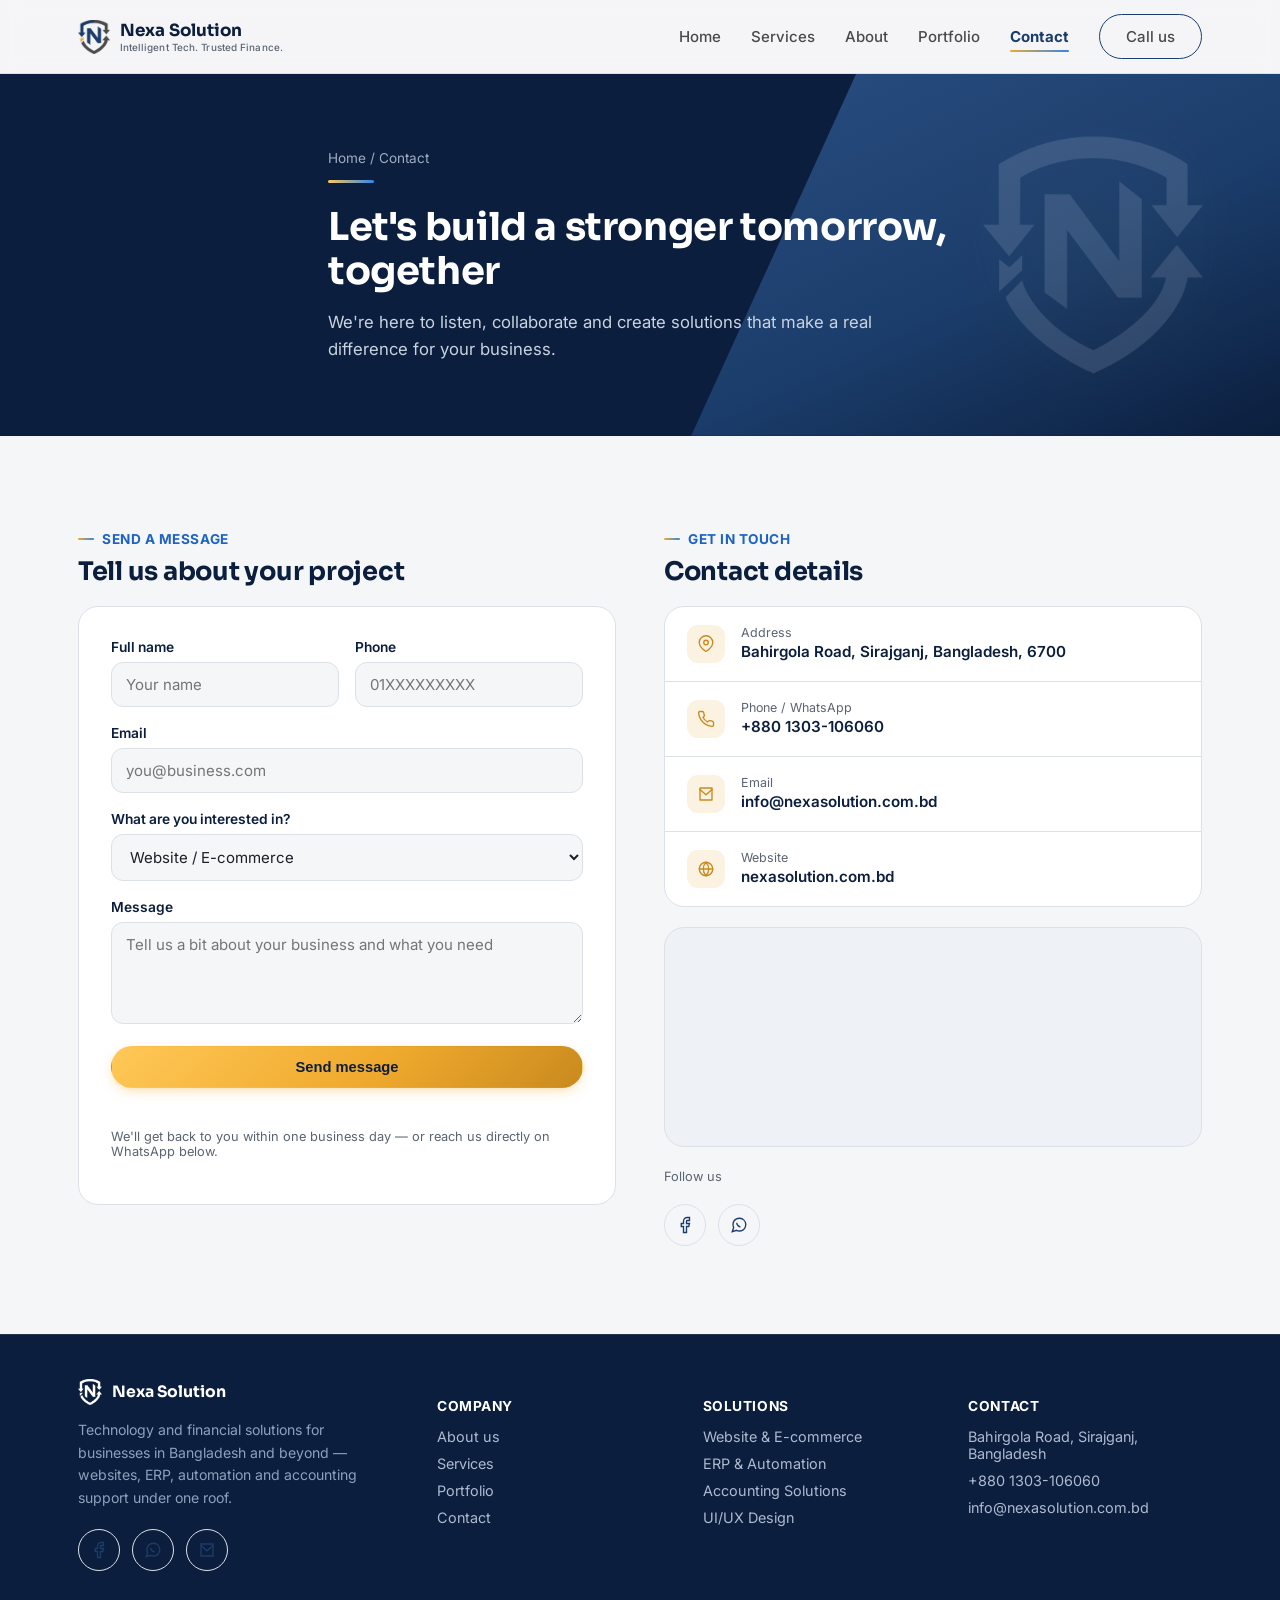
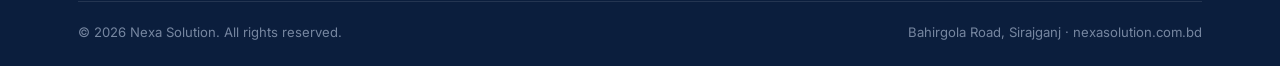
<file: contact.html>
<!DOCTYPE html>
<html lang="en">
<head>
<meta charset="UTF-8">
<meta name="viewport" content="width=device-width, initial-scale=1.0">
<title>Contact Us — Nexa Solution</title>
<meta name="description" content="Get in touch with Nexa Solution — call, WhatsApp, email or send a message about your project.">
<link rel="icon" href="assets/img/shield.png">
<link rel="preconnect" href="https://fonts.googleapis.com">
<link rel="preconnect" href="https://fonts.gstatic.com" crossorigin>
<link href="https://fonts.googleapis.com/css2?family=Sora:wght@400;500;600;700;800&family=Inter:wght@400;500;600;700&display=swap" rel="stylesheet">
<link rel="stylesheet" href="assets/css/styles.css">
</head>
<body>
<header>
  <div class="nav">
    <a href="index.html" class="brand">
      <img src="assets/img/shield.png" alt="Nexa Solution shield mark">
      <span class="brand-word">Nexa Solution<span>Intelligent Tech. Trusted Finance.</span></span>
    </a>
    <nav class="links" id="navLinks">
      <a href="index.html">Home</a><a href="services.html">Services</a><a href="about.html">About</a><a href="portfolio.html">Portfolio</a><a href="contact.html" class="active">Contact</a>
      <a href="tel:+8801303106060" class="btn btn-outline-dark">Call us</a>
    </nav>
    <button class="menu-toggle" id="menuToggle" aria-label="Open menu" aria-expanded="false" aria-controls="navLinks">
      <span></span><span></span><span></span>
    </button>
  </div>
</header>
<main>

  <section class="page-hero" style="padding:76px 0 56px;">
    <img class="hero-shield" src="assets/img/shield.png" alt="" style="width:220px;opacity:0.12;">
    <div class="wrap">
      <div class="crumb"><a href="index.html">Home</a> / Contact</div>
      <div class="hero-eyebrow-line"></div>
      <h1>Let's build a stronger tomorrow, together</h1>
      <p>We're here to listen, collaborate and create solutions that make a real difference for your business.</p>
    </div>
  </section>

  <section>
    <div class="wrap contact-page-grid">

      <div class="reveal-on-scroll">
        <div class="kicker">Send a message</div>
        <h2 style="font-size:1.6rem;margin-bottom:20px;">Tell us about your project</h2>
        <form class="contact-form" id="contactForm" action="https://formspree.io/f/xwlkazbk" method="POST">
          <div class="form-grid-2">
            <div class="form-row">
              <label for="cf-name">Full name</label>
              <input type="text" id="cf-name" name="name" required placeholder="Your name">
            </div>
            <div class="form-row">
              <label for="cf-phone">Phone</label>
              <input type="tel" id="cf-phone" name="phone" placeholder="01XXXXXXXXX">
            </div>
          </div>
          <div class="form-row">
            <label for="cf-email">Email</label>
            <input type="email" id="cf-email" name="email" required placeholder="you@business.com">
          </div>
          <div class="form-row">
            <label for="cf-service">What are you interested in?</label>
            <select id="cf-service" name="service">
              <option>Website / E-commerce</option>
              <option>ERP / POS / Automation</option>
              <option>Accounting Solutions</option>
              <option>UI/UX Design</option>
              <option>IT Consultancy</option>
              <option>Something else</option>
            </select>
          </div>
          <div class="form-row">
            <label for="cf-message">Message</label>
            <textarea id="cf-message" name="message" rows="4" placeholder="Tell us a bit about your business and what you need"></textarea>
          </div>
          <button type="submit" class="btn btn-gold" id="cf-submit" style="width:100%;justify-content:center;">Send message</button>
          <div id="cf-status" class="form-status" role="status" aria-live="polite"></div>
          <p style="margin-top:14px;font-size:0.8rem;color:var(--ink-soft);">We'll get back to you within one business day &mdash; or reach us directly on WhatsApp below.</p>
        </form>
      </div>

      <div class="reveal-on-scroll">
        <div class="kicker">Get in touch</div>
        <h2 style="font-size:1.6rem;margin-bottom:20px;">Contact details</h2>
        <div class="info-list">
          <div class="row">
            <div class="ic"><svg viewBox="0 0 24 24" stroke-linecap="round" stroke-linejoin="round"><path d="M21 10c0 6-9 12-9 12S3 16 3 10a9 9 0 0 1 18 0Z"/><circle cx="12" cy="10" r="3"/></svg></div>
            <div><div class="lbl2">Address</div><div class="val">Bahirgola Road, Sirajganj, Bangladesh, 6700</div></div>
          </div>
          <div class="row">
            <div class="ic"><svg viewBox="0 0 24 24" stroke-linecap="round" stroke-linejoin="round"><path d="M22 16.9v3a2 2 0 0 1-2.2 2 19.8 19.8 0 0 1-8.6-3.1 19.5 19.5 0 0 1-6-6A19.8 19.8 0 0 1 2.1 4.2 2 2 0 0 1 4 2h3a2 2 0 0 1 2 1.7c.1 1 .4 2 .7 2.9a2 2 0 0 1-.5 2.1L8 10a16 16 0 0 0 6 6l1.3-1.2a2 2 0 0 1 2.1-.5c.9.3 1.9.6 2.9.7a2 2 0 0 1 1.7 2Z"/></svg></div>
            <div><div class="lbl2">Phone / WhatsApp</div><div class="val">+880 1303-106060</div></div>
          </div>
          <div class="row">
            <div class="ic"><svg viewBox="0 0 24 24" stroke-linecap="round" stroke-linejoin="round"><path d="M4 4h16v16H4Z"/><path d="m4 6 8 7 8-7"/></svg></div>
            <div><div class="lbl2">Email</div><div class="val">info@nexasolution.com.bd</div></div>
          </div>
          <div class="row">
            <div class="ic"><svg viewBox="0 0 24 24" stroke-linecap="round" stroke-linejoin="round"><circle cx="12" cy="12" r="9"/><path d="M3 12h18M12 3a13 13 0 0 1 0 18M12 3a13 13 0 0 0 0 18"/></svg></div>
            <div><div class="lbl2">Website</div><div class="val">nexasolution.com.bd</div></div>
          </div>
        </div>

        <div class="map-card" style="margin-top:20px;">
          <iframe src="https://www.openstreetmap.org/export/embed.html?bbox=89.690%2C24.440%2C89.720%2C24.460&layer=mapnik" loading="lazy" title="Nexa Solution location — Bahirgola Road, Sirajganj"></iframe>
        </div>

        <div style="margin-top:22px;">
          <div class="lbl2" style="color:var(--ink-soft);font-size:0.8rem;margin-bottom:10px;">Follow us</div>
          <div class="social-row">
            <a href="https://facebook.com/nexasolutionbd" aria-label="Facebook" target="_blank" rel="noopener"><svg viewBox="0 0 24 24"><path d="M18 2h-3a5 5 0 0 0-5 5v3H7v4h3v8h4v-8h3l1-4h-4V7a1 1 0 0 1 1-1h3Z"/></svg></a>
            <a href="https://wa.me/8801303106060" aria-label="WhatsApp" target="_blank" rel="noopener"><svg viewBox="0 0 24 24"><path d="M21 11.5a8.38 8.38 0 0 1-.9 3.8 8.5 8.5 0 0 1-7.6 4.7 8.38 8.38 0 0 1-3.8-.9L3 21l1.9-5.7a8.38 8.38 0 0 1-.9-3.8 8.5 8.5 0 0 1 4.7-7.6 8.38 8.38 0 0 1 3.8-.9h.5a8.48 8.48 0 0 1 8 8v.5Z"/><path d="M9 9c0 2.5 2.5 5.5 5 5.5"/></svg></a>
          </div>
        </div>
      </div>

    </div>
  </section>

</main>
<footer>
  <div class="wrap">
    <div class="foot-grid">
      <div class="foot-col">
        <div class="foot-brand">
          <img src="assets/img/shield.png" alt="Nexa Solution">
          <span>Nexa Solution</span>
        </div>
        <p>Technology and financial solutions for businesses in Bangladesh and beyond &mdash; websites, ERP, automation and accounting support under one roof.</p>
        <div class="social-row">
          <a href="https://facebook.com/nexasolutionbd" aria-label="Facebook" target="_blank" rel="noopener"><svg viewBox="0 0 24 24"><path d="M18 2h-3a5 5 0 0 0-5 5v3H7v4h3v8h4v-8h3l1-4h-4V7a1 1 0 0 1 1-1h3Z"/></svg></a>
          <a href="https://wa.me/8801303106060" aria-label="WhatsApp" target="_blank" rel="noopener"><svg viewBox="0 0 24 24"><path d="M21 11.5a8.38 8.38 0 0 1-.9 3.8 8.5 8.5 0 0 1-7.6 4.7 8.38 8.38 0 0 1-3.8-.9L3 21l1.9-5.7a8.38 8.38 0 0 1-.9-3.8 8.5 8.5 0 0 1 4.7-7.6 8.38 8.38 0 0 1 3.8-.9h.5a8.48 8.48 0 0 1 8 8v.5Z"/><path d="M9 9c0 2.5 2.5 5.5 5 5.5"/></svg></a>
          <a href="mailto:info@nexasolution.com.bd" aria-label="Email"><svg viewBox="0 0 24 24"><path d="M4 4h16v16H4Z"/><path d="m4 6 8 7 8-7"/></svg></a>
        </div>
      </div>
      <div class="foot-col">
        <h4>Company</h4>
        <ul>
          <li><a href="about.html">About us</a></li>
          <li><a href="services.html">Services</a></li>
          <li><a href="portfolio.html">Portfolio</a></li>
          <li><a href="contact.html">Contact</a></li>
        </ul>
      </div>
      <div class="foot-col">
        <h4>Solutions</h4>
        <ul>
          <li><a href="services.html">Website &amp; E-commerce</a></li>
          <li><a href="services.html">ERP &amp; Automation</a></li>
          <li><a href="services.html">Accounting Solutions</a></li>
          <li><a href="services.html">UI/UX Design</a></li>
        </ul>
      </div>
      <div class="foot-col">
        <h4>Contact</h4>
        <ul>
          <li>Bahirgola Road, Sirajganj, Bangladesh</li>
          <li><a href="tel:+8801303106060">+880 1303-106060</a></li>
          <li><a href="mailto:info@nexasolution.com.bd">info@nexasolution.com.bd</a></li>
        </ul>
      </div>
    </div>
    <div class="foot-bottom">
      <span class="fine">&copy; 2026 Nexa Solution. All rights reserved.</span>
      <span class="fine">Bahirgola Road, Sirajganj &middot; nexasolution.com.bd</span>
    </div>
  </div>
</footer>
<script src="assets/js/main.js"></script>
</body>
</html>
</file>
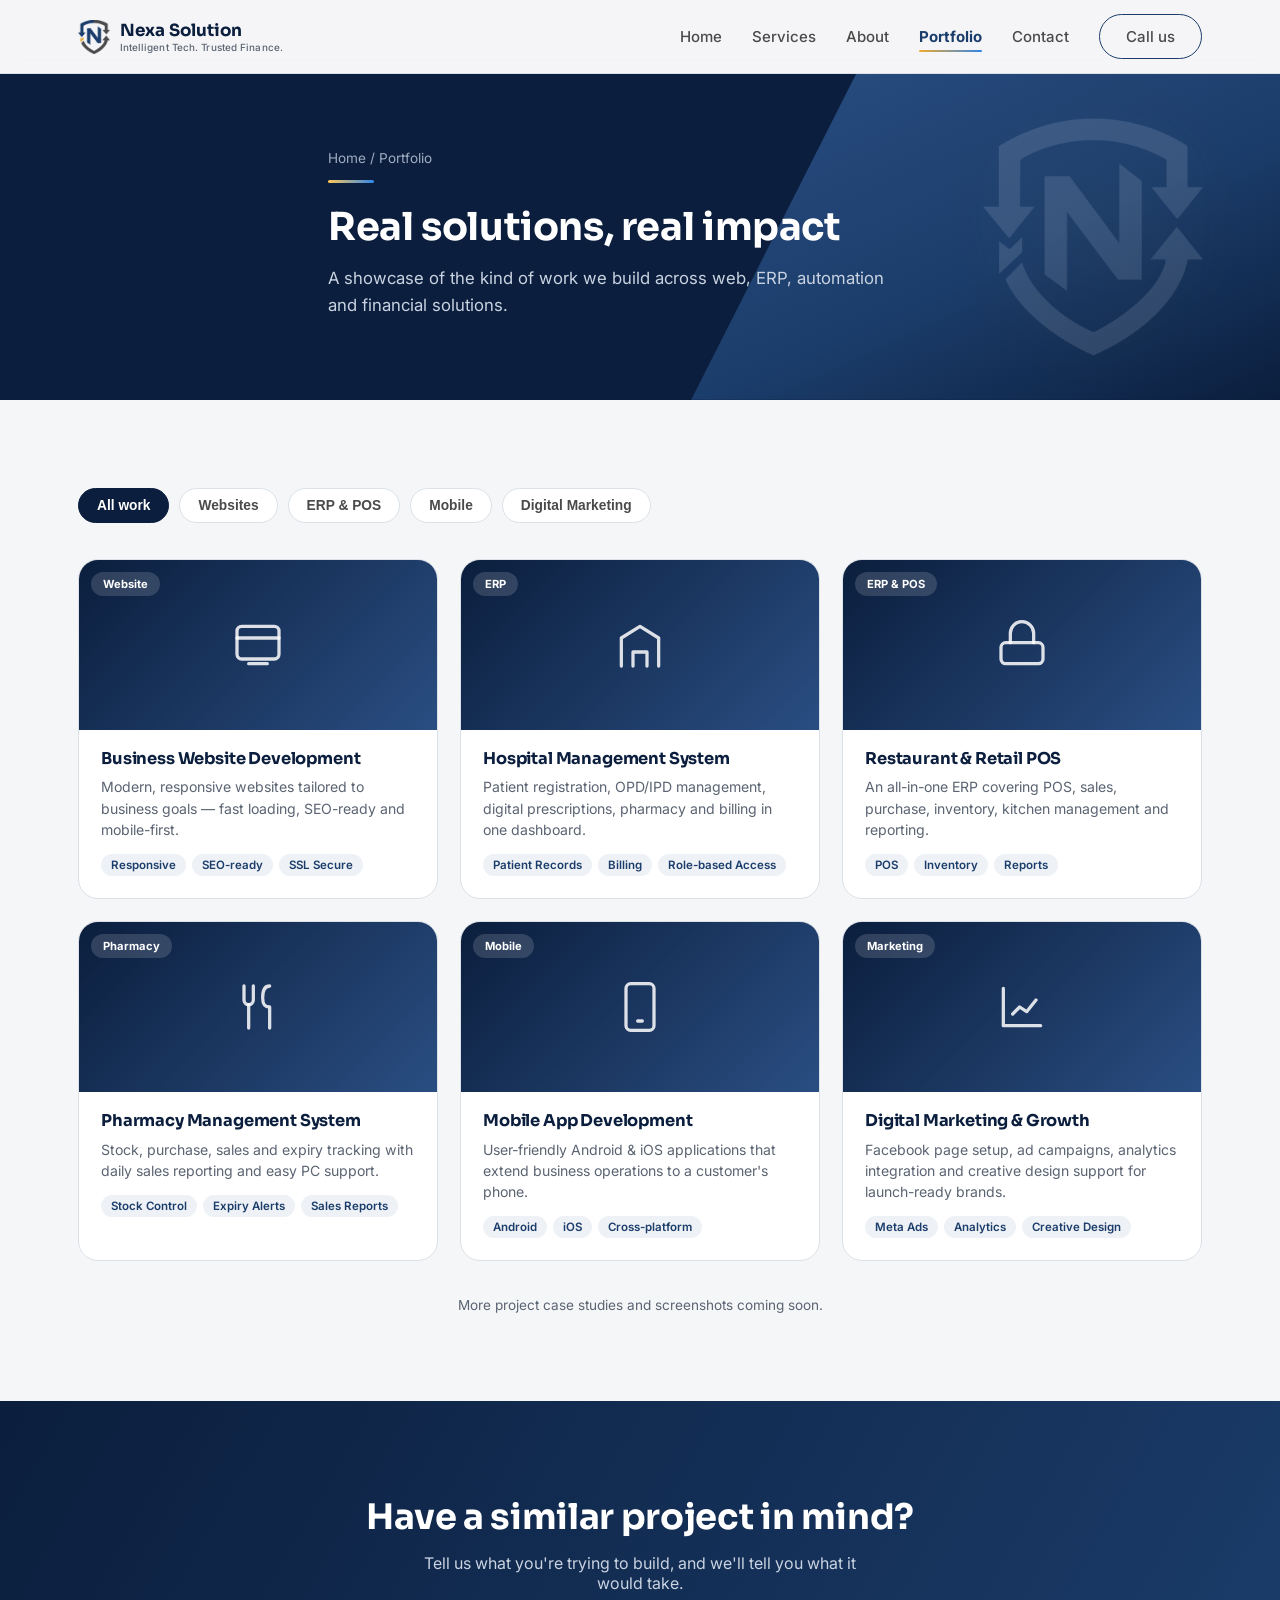
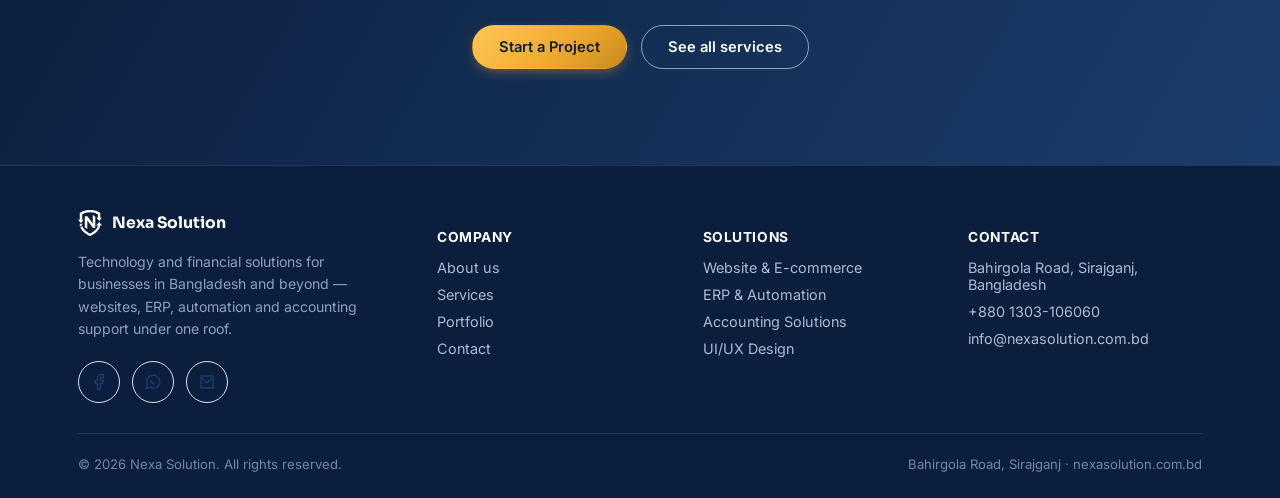
<file: portfolio.html>
<!DOCTYPE html>
<html lang="en">
<head>
<meta charset="UTF-8">
<meta name="viewport" content="width=device-width, initial-scale=1.0">
<title>Portfolio — Nexa Solution</title>
<meta name="description" content="A showcase of Nexa Solution's work across websites, ERP, POS, mobile apps and digital marketing.">
<link rel="icon" href="assets/img/shield.png">
<link rel="preconnect" href="https://fonts.googleapis.com">
<link rel="preconnect" href="https://fonts.gstatic.com" crossorigin>
<link href="https://fonts.googleapis.com/css2?family=Sora:wght@400;500;600;700;800&family=Inter:wght@400;500;600;700&display=swap" rel="stylesheet">
<link rel="stylesheet" href="assets/css/styles.css">
</head>
<body>
<header>
  <div class="nav">
    <a href="index.html" class="brand">
      <img src="assets/img/shield.png" alt="Nexa Solution shield mark">
      <span class="brand-word">Nexa Solution<span>Intelligent Tech. Trusted Finance.</span></span>
    </a>
    <nav class="links" id="navLinks">
      <a href="index.html">Home</a><a href="services.html">Services</a><a href="about.html">About</a><a href="portfolio.html" class="active">Portfolio</a><a href="contact.html">Contact</a>
      <a href="tel:+8801303106060" class="btn btn-outline-dark">Call us</a>
    </nav>
    <button class="menu-toggle" id="menuToggle" aria-label="Open menu" aria-expanded="false" aria-controls="navLinks">
      <span></span><span></span><span></span>
    </button>
  </div>
</header>
<main>

  <section class="page-hero">
    <img class="hero-shield" src="assets/img/shield.png" alt="" style="width:220px;opacity:0.12;">
    <div class="wrap">
      <div class="crumb"><a href="index.html">Home</a> / Portfolio</div>
      <div class="hero-eyebrow-line"></div>
      <h1>Real solutions, real impact</h1>
      <p>A showcase of the kind of work we build across web, ERP, automation and financial solutions.</p>
    </div>
  </section>

  <section>
    <div class="wrap">
      <div class="filter-row reveal-on-scroll">
        <button class="filter-btn active" data-filter="all">All work</button>
        <button class="filter-btn" data-filter="website">Websites</button>
        <button class="filter-btn" data-filter="erp">ERP &amp; POS</button>
        <button class="filter-btn" data-filter="mobile">Mobile</button>
        <button class="filter-btn" data-filter="marketing">Digital Marketing</button>
      </div>

      <div class="portfolio-grid">

        <div class="portfolio-card reveal-on-scroll" data-category="website">
          <div class="portfolio-thumb"><span class="tag2">Website</span><svg viewBox="0 0 24 24" stroke-linecap="round" stroke-linejoin="round"><rect x="3" y="4" width="18" height="14" rx="2"/><path d="M3 9h18M8 20h8"/></svg></div>
          <div class="portfolio-body">
            <h3>Business Website Development</h3>
            <p>Modern, responsive websites tailored to business goals &mdash; fast loading, SEO-ready and mobile-first.</p>
            <div class="stack-mini"><span>Responsive</span><span>SEO-ready</span><span>SSL Secure</span></div>
          </div>
        </div>

        <div class="portfolio-card reveal-on-scroll" data-category="erp">
          <div class="portfolio-thumb"><span class="tag2">ERP</span><svg viewBox="0 0 24 24" stroke-linecap="round" stroke-linejoin="round"><path d="M4 21V9l8-5 8 5v12"/><path d="M9 21v-6h6v6"/></svg></div>
          <div class="portfolio-body">
            <h3>Hospital Management System</h3>
            <p>Patient registration, OPD/IPD management, digital prescriptions, pharmacy and billing in one dashboard.</p>
            <div class="stack-mini"><span>Patient Records</span><span>Billing</span><span>Role-based Access</span></div>
          </div>
        </div>

        <div class="portfolio-card reveal-on-scroll" data-category="erp">
          <div class="portfolio-thumb"><span class="tag2">ERP &amp; POS</span><svg viewBox="0 0 24 24" stroke-linecap="round" stroke-linejoin="round"><rect x="3" y="11" width="18" height="9" rx="2"/><path d="M7 11V7a5 5 0 0 1 10 0v4"/></svg></div>
          <div class="portfolio-body">
            <h3>Restaurant &amp; Retail POS</h3>
            <p>An all-in-one ERP covering POS, sales, purchase, inventory, kitchen management and reporting.</p>
            <div class="stack-mini"><span>POS</span><span>Inventory</span><span>Reports</span></div>
          </div>
        </div>

        <div class="portfolio-card reveal-on-scroll" data-category="erp">
          <div class="portfolio-thumb"><span class="tag2">Pharmacy</span><svg viewBox="0 0 24 24" stroke-linecap="round" stroke-linejoin="round"><path d="M6 3v6a2 2 0 0 0 2 2h0a2 2 0 0 0 2-2V3"/><path d="M8 11v10"/><path d="M17 3c-2 0-3 2-3 5s1 4 3 4v9"/></svg></div>
          <div class="portfolio-body">
            <h3>Pharmacy Management System</h3>
            <p>Stock, purchase, sales and expiry tracking with daily sales reporting and easy PC support.</p>
            <div class="stack-mini"><span>Stock Control</span><span>Expiry Alerts</span><span>Sales Reports</span></div>
          </div>
        </div>

        <div class="portfolio-card reveal-on-scroll" data-category="mobile">
          <div class="portfolio-thumb"><span class="tag2">Mobile</span><svg viewBox="0 0 24 24" stroke-linecap="round" stroke-linejoin="round"><rect x="6" y="2" width="12" height="20" rx="2"/><path d="M11 18h2"/></svg></div>
          <div class="portfolio-body">
            <h3>Mobile App Development</h3>
            <p>User-friendly Android &amp; iOS applications that extend business operations to a customer's phone.</p>
            <div class="stack-mini"><span>Android</span><span>iOS</span><span>Cross-platform</span></div>
          </div>
        </div>

        <div class="portfolio-card reveal-on-scroll" data-category="marketing">
          <div class="portfolio-thumb"><span class="tag2">Marketing</span><svg viewBox="0 0 24 24" stroke-linecap="round" stroke-linejoin="round"><path d="M4 4v16h16"/><path d="M8 15l3-3 3 2 4-5"/></svg></div>
          <div class="portfolio-body">
            <h3>Digital Marketing &amp; Growth</h3>
            <p>Facebook page setup, ad campaigns, analytics integration and creative design support for launch-ready brands.</p>
            <div class="stack-mini"><span>Meta Ads</span><span>Analytics</span><span>Creative Design</span></div>
          </div>
        </div>

      </div>

      <div style="text-align:center;margin-top:36px;color:var(--ink-soft);font-size:0.85rem;" class="reveal-on-scroll">
        More project case studies and screenshots coming soon.
      </div>
    </div>
  </section>

  <!-- CTA -->
  <section class="cta-band">
    <div class="wrap">
      <h2>Have a similar project in mind?</h2>
      <p>Tell us what you're trying to build, and we'll tell you what it would take.</p>
      <div class="cta-ctas">
        <a href="contact.html" class="btn btn-gold">Start a Project</a>
        <a href="services.html" class="btn btn-outline-light">See all services</a>
      </div>
    </div>
  </section>

</main>
<footer>
  <div class="wrap">
    <div class="foot-grid">
      <div class="foot-col">
        <div class="foot-brand">
          <img src="assets/img/shield.png" alt="Nexa Solution">
          <span>Nexa Solution</span>
        </div>
        <p>Technology and financial solutions for businesses in Bangladesh and beyond &mdash; websites, ERP, automation and accounting support under one roof.</p>
        <div class="social-row">
          <a href="https://facebook.com/nexasolutionbd" aria-label="Facebook" target="_blank" rel="noopener"><svg viewBox="0 0 24 24"><path d="M18 2h-3a5 5 0 0 0-5 5v3H7v4h3v8h4v-8h3l1-4h-4V7a1 1 0 0 1 1-1h3Z"/></svg></a>
          <a href="https://wa.me/8801303106060" aria-label="WhatsApp" target="_blank" rel="noopener"><svg viewBox="0 0 24 24"><path d="M21 11.5a8.38 8.38 0 0 1-.9 3.8 8.5 8.5 0 0 1-7.6 4.7 8.38 8.38 0 0 1-3.8-.9L3 21l1.9-5.7a8.38 8.38 0 0 1-.9-3.8 8.5 8.5 0 0 1 4.7-7.6 8.38 8.38 0 0 1 3.8-.9h.5a8.48 8.48 0 0 1 8 8v.5Z"/><path d="M9 9c0 2.5 2.5 5.5 5 5.5"/></svg></a>
          <a href="mailto:info@nexasolution.com.bd" aria-label="Email"><svg viewBox="0 0 24 24"><path d="M4 4h16v16H4Z"/><path d="m4 6 8 7 8-7"/></svg></a>
        </div>
      </div>
      <div class="foot-col">
        <h4>Company</h4>
        <ul>
          <li><a href="about.html">About us</a></li>
          <li><a href="services.html">Services</a></li>
          <li><a href="portfolio.html">Portfolio</a></li>
          <li><a href="contact.html">Contact</a></li>
        </ul>
      </div>
      <div class="foot-col">
        <h4>Solutions</h4>
        <ul>
          <li><a href="services.html">Website &amp; E-commerce</a></li>
          <li><a href="services.html">ERP &amp; Automation</a></li>
          <li><a href="services.html">Accounting Solutions</a></li>
          <li><a href="services.html">UI/UX Design</a></li>
        </ul>
      </div>
      <div class="foot-col">
        <h4>Contact</h4>
        <ul>
          <li>Bahirgola Road, Sirajganj, Bangladesh</li>
          <li><a href="tel:+8801303106060">+880 1303-106060</a></li>
          <li><a href="mailto:info@nexasolution.com.bd">info@nexasolution.com.bd</a></li>
        </ul>
      </div>
    </div>
    <div class="foot-bottom">
      <span class="fine">&copy; 2026 Nexa Solution. All rights reserved.</span>
      <span class="fine">Bahirgola Road, Sirajganj &middot; nexasolution.com.bd</span>
    </div>
  </div>
</footer>
<script src="assets/js/main.js"></script>
</body>
</html>
</file>
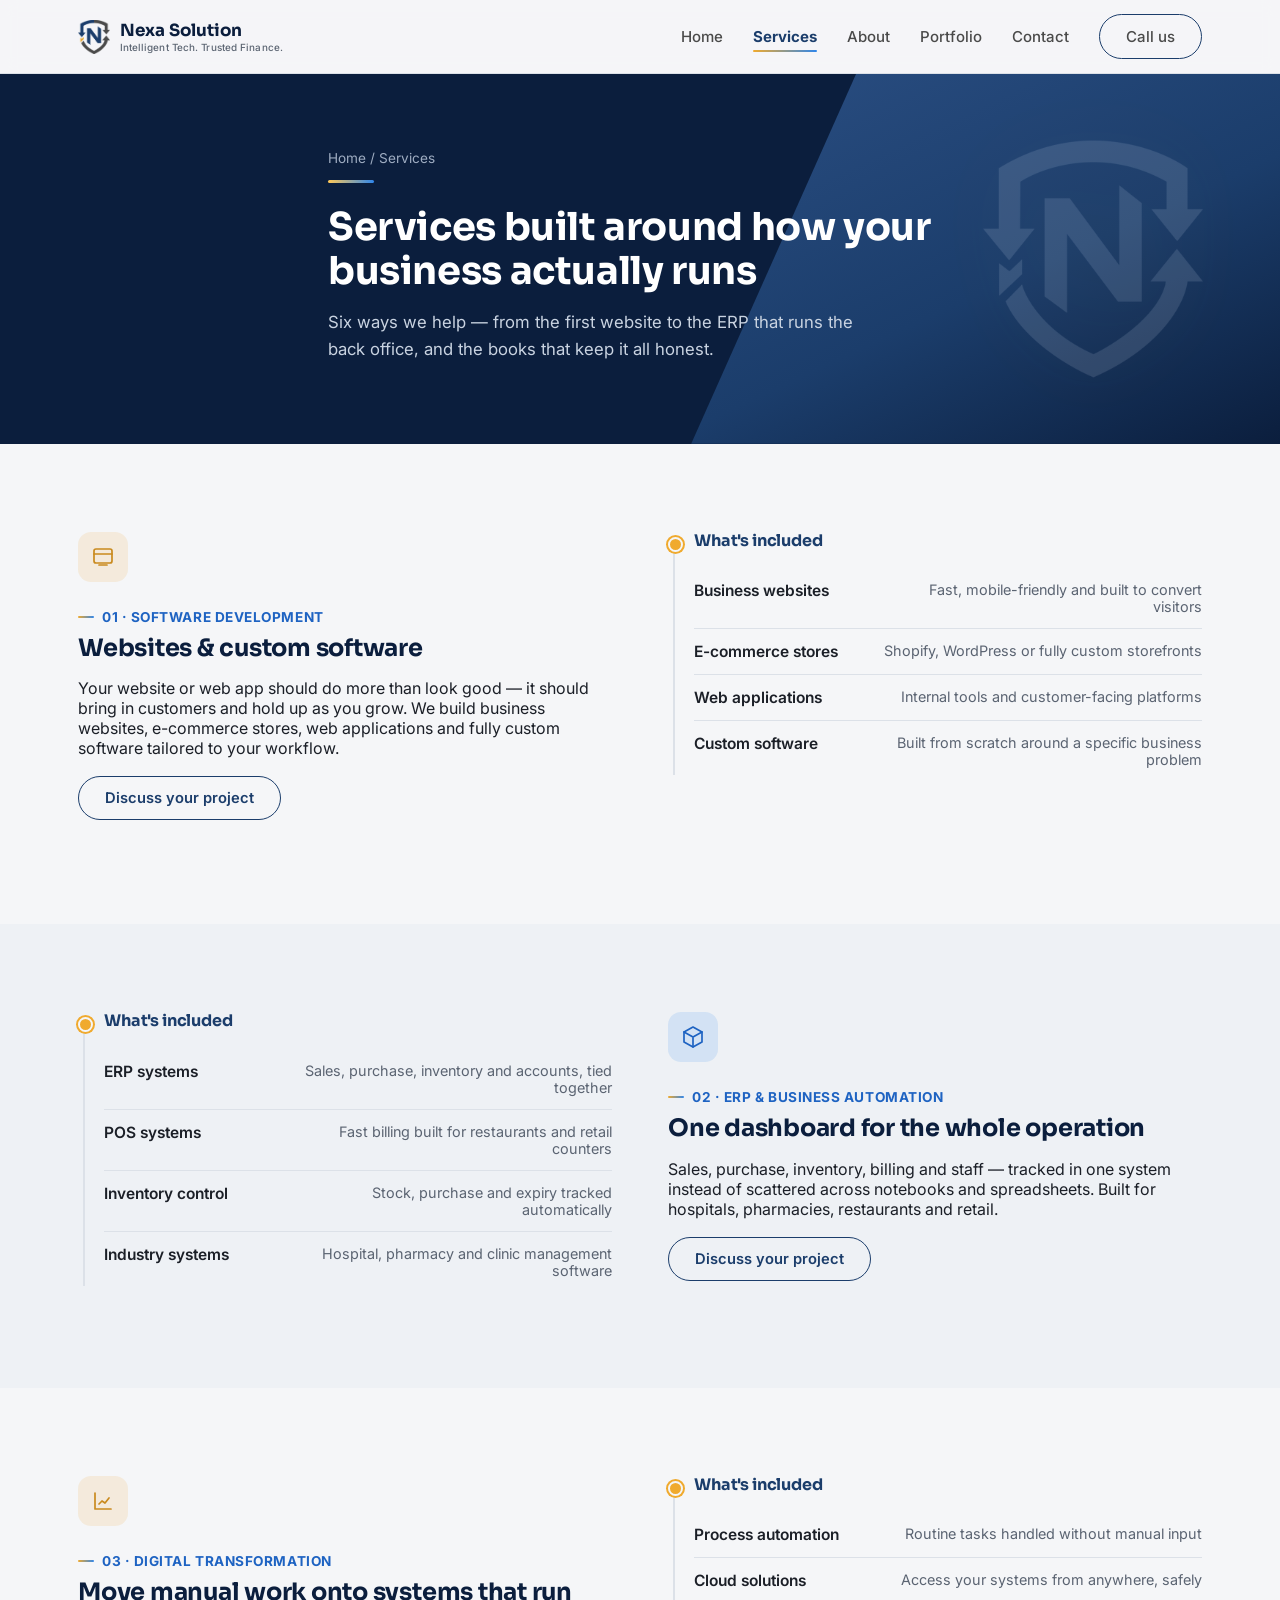
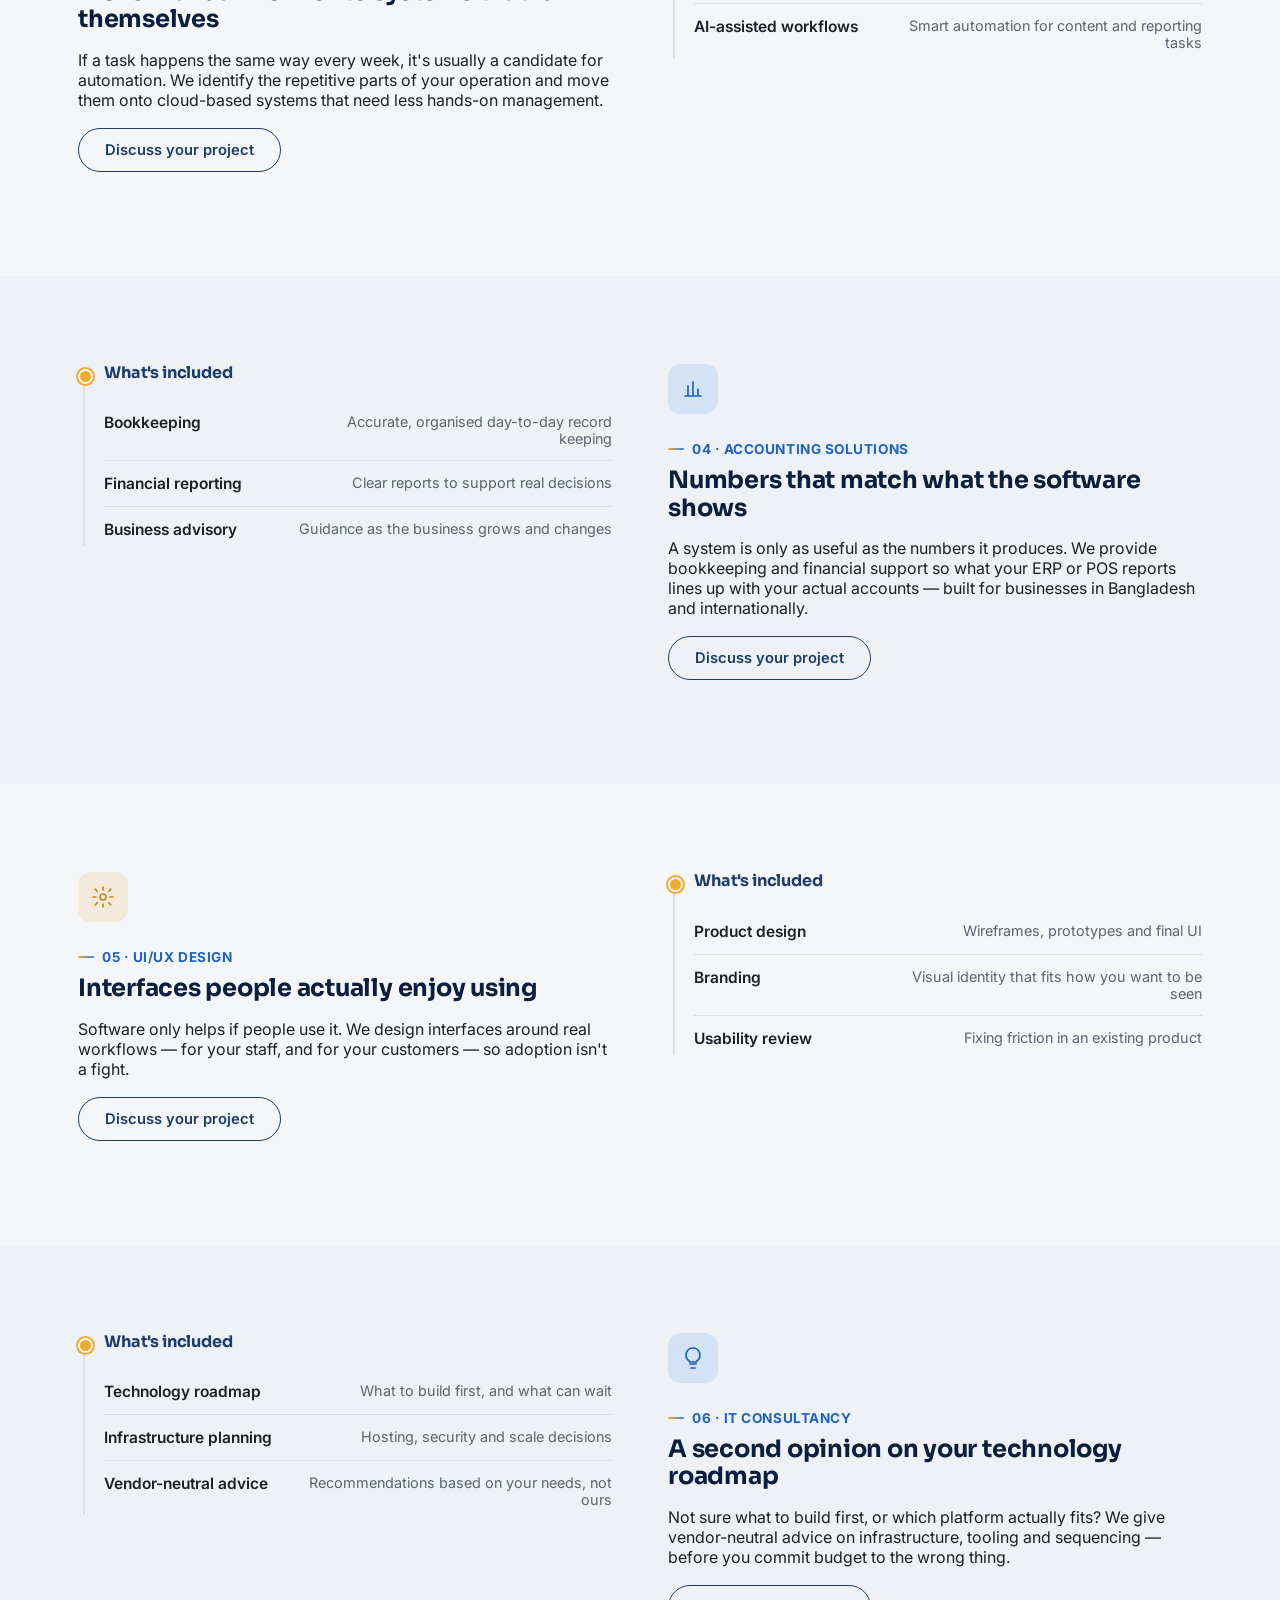
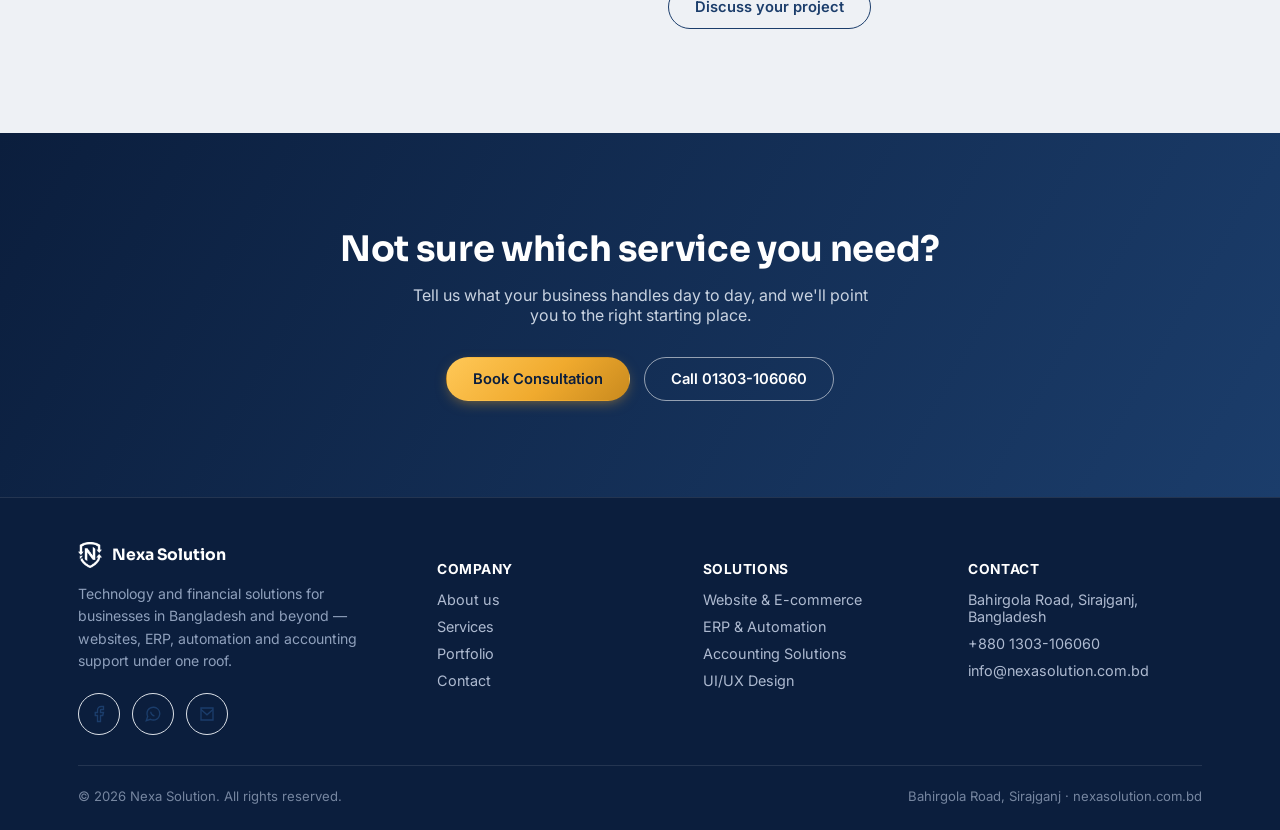
<file: services.html>
<!DOCTYPE html>
<html lang="en">
<head>
<meta charset="UTF-8">
<meta name="viewport" content="width=device-width, initial-scale=1.0">
<title>Services — Nexa Solution</title>
<meta name="description" content="Software development, ERP and business automation, digital transformation, accounting solutions, UI/UX design and IT consultancy from Nexa Solution.">
<link rel="icon" href="assets/img/shield.png">
<link rel="preconnect" href="https://fonts.googleapis.com">
<link rel="preconnect" href="https://fonts.gstatic.com" crossorigin>
<link href="https://fonts.googleapis.com/css2?family=Sora:wght@400;500;600;700;800&family=Inter:wght@400;500;600;700&display=swap" rel="stylesheet">
<link rel="stylesheet" href="assets/css/styles.css">
</head>
<body>
<header>
  <div class="nav">
    <a href="index.html" class="brand">
      <img src="assets/img/shield.png" alt="Nexa Solution shield mark">
      <span class="brand-word">Nexa Solution<span>Intelligent Tech. Trusted Finance.</span></span>
    </a>
    <nav class="links" id="navLinks">
      <a href="index.html">Home</a><a href="services.html" class="active">Services</a><a href="about.html">About</a><a href="portfolio.html">Portfolio</a><a href="contact.html">Contact</a>
      <a href="tel:+8801303106060" class="btn btn-outline-dark">Call us</a>
    </nav>
    <button class="menu-toggle" id="menuToggle" aria-label="Open menu" aria-expanded="false" aria-controls="navLinks">
      <span></span><span></span><span></span>
    </button>
  </div>
</header>
<main>

  <section class="page-hero">
    <img class="hero-shield" src="assets/img/shield.png" alt="" style="width:220px;opacity:0.12;">
    <div class="wrap">
      <div class="crumb"><a href="index.html">Home</a> / Services</div>
      <div class="hero-eyebrow-line"></div>
      <h1>Services built around how your business actually runs</h1>
      <p>Six ways we help &mdash; from the first website to the ERP that runs the back office, and the books that keep it all honest.</p>
    </div>
  </section>

  <!-- SOFTWARE DEVELOPMENT -->
  <section id="software">
    <div class="wrap about-grid">
      <div class="reveal-on-scroll">
        <div class="icon-badge" style="margin-bottom:20px;"><svg viewBox="0 0 24 24" stroke-linecap="round" stroke-linejoin="round"><rect x="3" y="4" width="18" height="14" rx="2"/><path d="M3 9h18M8 20h8"/></svg></div>
        <div class="kicker">01 &middot; Software Development</div>
        <h2>Websites &amp; custom software</h2>
        <p>Your website or web app should do more than look good &mdash; it should bring in customers and hold up as you grow. We build business websites, e-commerce stores, web applications and fully custom software tailored to your workflow.</p>
        <p style="margin-top:18px;"><a href="contact.html" class="btn btn-outline-dark">Discuss your project</a></p>
      </div>
      <div class="reveal-on-scroll">
        <div class="ledger">
          <div class="ledger-group">
            <h3 style="font-size:1rem;color:var(--navy);font-weight:700;margin-bottom:18px;">What's included</h3>
            <div class="ledger-row"><div class="name">Business websites</div><div class="desc">Fast, mobile-friendly and built to convert visitors</div></div>
            <div class="ledger-row"><div class="name">E-commerce stores</div><div class="desc">Shopify, WordPress or fully custom storefronts</div></div>
            <div class="ledger-row"><div class="name">Web applications</div><div class="desc">Internal tools and customer-facing platforms</div></div>
            <div class="ledger-row"><div class="name">Custom software</div><div class="desc">Built from scratch around a specific business problem</div></div>
          </div>
        </div>
      </div>
    </div>
  </section>

  <!-- ERP -->
  <section id="erp" style="background:var(--paper-2);">
    <div class="wrap about-grid">
      <div class="reveal-on-scroll" style="order:2;">
        <div class="icon-badge azure" style="margin-bottom:20px;"><svg viewBox="0 0 24 24" stroke-linecap="round" stroke-linejoin="round"><path d="M12 2 3 7v10l9 5 9-5V7l-9-5Z"/><path d="M3 7l9 5 9-5M12 12v10"/></svg></div>
        <div class="kicker">02 &middot; ERP &amp; Business Automation</div>
        <h2>One dashboard for the whole operation</h2>
        <p>Sales, purchase, inventory, billing and staff &mdash; tracked in one system instead of scattered across notebooks and spreadsheets. Built for hospitals, pharmacies, restaurants and retail.</p>
        <p style="margin-top:18px;"><a href="contact.html" class="btn btn-outline-dark">Discuss your project</a></p>
      </div>
      <div class="reveal-on-scroll" style="order:1;">
        <div class="ledger">
          <div class="ledger-group">
            <h3 style="font-size:1rem;color:var(--navy);font-weight:700;margin-bottom:18px;">What's included</h3>
            <div class="ledger-row"><div class="name">ERP systems</div><div class="desc">Sales, purchase, inventory and accounts, tied together</div></div>
            <div class="ledger-row"><div class="name">POS systems</div><div class="desc">Fast billing built for restaurants and retail counters</div></div>
            <div class="ledger-row"><div class="name">Inventory control</div><div class="desc">Stock, purchase and expiry tracked automatically</div></div>
            <div class="ledger-row"><div class="name">Industry systems</div><div class="desc">Hospital, pharmacy and clinic management software</div></div>
          </div>
        </div>
      </div>
    </div>
  </section>

  <!-- DIGITAL TRANSFORMATION -->
  <section id="digital">
    <div class="wrap about-grid">
      <div class="reveal-on-scroll">
        <div class="icon-badge" style="margin-bottom:20px;"><svg viewBox="0 0 24 24" stroke-linecap="round" stroke-linejoin="round"><path d="M4 4v16h16"/><path d="M8 15l3-3 3 2 4-5"/></svg></div>
        <div class="kicker">03 &middot; Digital Transformation</div>
        <h2>Move manual work onto systems that run themselves</h2>
        <p>If a task happens the same way every week, it's usually a candidate for automation. We identify the repetitive parts of your operation and move them onto cloud-based systems that need less hands-on management.</p>
        <p style="margin-top:18px;"><a href="contact.html" class="btn btn-outline-dark">Discuss your project</a></p>
      </div>
      <div class="reveal-on-scroll">
        <div class="ledger">
          <div class="ledger-group">
            <h3 style="font-size:1rem;color:var(--navy);font-weight:700;margin-bottom:18px;">What's included</h3>
            <div class="ledger-row"><div class="name">Process automation</div><div class="desc">Routine tasks handled without manual input</div></div>
            <div class="ledger-row"><div class="name">Cloud solutions</div><div class="desc">Access your systems from anywhere, safely</div></div>
            <div class="ledger-row"><div class="name">AI-assisted workflows</div><div class="desc">Smart automation for content and reporting tasks</div></div>
          </div>
        </div>
      </div>
    </div>
  </section>

  <!-- ACCOUNTING -->
  <section id="accounting" style="background:var(--paper-2);">
    <div class="wrap about-grid">
      <div class="reveal-on-scroll" style="order:2;">
        <div class="icon-badge azure" style="margin-bottom:20px;"><svg viewBox="0 0 24 24" stroke-linecap="round" stroke-linejoin="round"><path d="M4 19h16M7 19V9M12 19V5M17 19v-7"/></svg></div>
        <div class="kicker">04 &middot; Accounting Solutions</div>
        <h2>Numbers that match what the software shows</h2>
        <p>A system is only as useful as the numbers it produces. We provide bookkeeping and financial support so what your ERP or POS reports lines up with your actual accounts &mdash; built for businesses in Bangladesh and internationally.</p>
        <p style="margin-top:18px;"><a href="contact.html" class="btn btn-outline-dark">Discuss your project</a></p>
      </div>
      <div class="reveal-on-scroll" style="order:1;">
        <div class="ledger">
          <div class="ledger-group">
            <h3 style="font-size:1rem;color:var(--navy);font-weight:700;margin-bottom:18px;">What's included</h3>
            <div class="ledger-row"><div class="name">Bookkeeping</div><div class="desc">Accurate, organised day-to-day record keeping</div></div>
            <div class="ledger-row"><div class="name">Financial reporting</div><div class="desc">Clear reports to support real decisions</div></div>
            <div class="ledger-row"><div class="name">Business advisory</div><div class="desc">Guidance as the business grows and changes</div></div>
          </div>
        </div>
      </div>
    </div>
  </section>

  <!-- UI/UX -->
  <section id="uiux">
    <div class="wrap about-grid">
      <div class="reveal-on-scroll">
        <div class="icon-badge" style="margin-bottom:20px;"><svg viewBox="0 0 24 24" stroke-linecap="round" stroke-linejoin="round"><circle cx="12" cy="12" r="3"/><path d="M12 2v3M12 19v3M4.2 4.2l2.1 2.1M17.7 17.7l2.1 2.1M2 12h3M19 12h3M4.2 19.8l2.1-2.1M17.7 6.3l2.1-2.1"/></svg></div>
        <div class="kicker">05 &middot; UI/UX Design</div>
        <h2>Interfaces people actually enjoy using</h2>
        <p>Software only helps if people use it. We design interfaces around real workflows &mdash; for your staff, and for your customers &mdash; so adoption isn't a fight.</p>
        <p style="margin-top:18px;"><a href="contact.html" class="btn btn-outline-dark">Discuss your project</a></p>
      </div>
      <div class="reveal-on-scroll">
        <div class="ledger">
          <div class="ledger-group">
            <h3 style="font-size:1rem;color:var(--navy);font-weight:700;margin-bottom:18px;">What's included</h3>
            <div class="ledger-row"><div class="name">Product design</div><div class="desc">Wireframes, prototypes and final UI</div></div>
            <div class="ledger-row"><div class="name">Branding</div><div class="desc">Visual identity that fits how you want to be seen</div></div>
            <div class="ledger-row"><div class="name">Usability review</div><div class="desc">Fixing friction in an existing product</div></div>
          </div>
        </div>
      </div>
    </div>
  </section>

  <!-- CONSULTANCY -->
  <section id="consultancy" style="background:var(--paper-2);">
    <div class="wrap about-grid">
      <div class="reveal-on-scroll" style="order:2;">
        <div class="icon-badge azure" style="margin-bottom:20px;"><svg viewBox="0 0 24 24" stroke-linecap="round" stroke-linejoin="round"><path d="M9 18h6M10 22h4"/><path d="M12 2a7 7 0 0 0-4 12.7c.4.3.6.8.6 1.3h6.8c0-.5.2-1 .6-1.3A7 7 0 0 0 12 2Z"/></svg></div>
        <div class="kicker">06 &middot; IT Consultancy</div>
        <h2>A second opinion on your technology roadmap</h2>
        <p>Not sure what to build first, or which platform actually fits? We give vendor-neutral advice on infrastructure, tooling and sequencing &mdash; before you commit budget to the wrong thing.</p>
        <p style="margin-top:18px;"><a href="contact.html" class="btn btn-outline-dark">Discuss your project</a></p>
      </div>
      <div class="reveal-on-scroll" style="order:1;">
        <div class="ledger">
          <div class="ledger-group">
            <h3 style="font-size:1rem;color:var(--navy);font-weight:700;margin-bottom:18px;">What's included</h3>
            <div class="ledger-row"><div class="name">Technology roadmap</div><div class="desc">What to build first, and what can wait</div></div>
            <div class="ledger-row"><div class="name">Infrastructure planning</div><div class="desc">Hosting, security and scale decisions</div></div>
            <div class="ledger-row"><div class="name">Vendor-neutral advice</div><div class="desc">Recommendations based on your needs, not ours</div></div>
          </div>
        </div>
      </div>
    </div>
  </section>

  <!-- CTA -->
  <section class="cta-band">
    <div class="wrap">
      <h2>Not sure which service you need?</h2>
      <p>Tell us what your business handles day to day, and we'll point you to the right starting place.</p>
      <div class="cta-ctas">
        <a href="contact.html" class="btn btn-gold">Book Consultation</a>
        <a href="tel:+8801303106060" class="btn btn-outline-light">Call 01303-106060</a>
      </div>
    </div>
  </section>

</main>
<footer>
  <div class="wrap">
    <div class="foot-grid">
      <div class="foot-col">
        <div class="foot-brand">
          <img src="assets/img/shield.png" alt="Nexa Solution">
          <span>Nexa Solution</span>
        </div>
        <p>Technology and financial solutions for businesses in Bangladesh and beyond &mdash; websites, ERP, automation and accounting support under one roof.</p>
        <div class="social-row">
          <a href="https://facebook.com/nexasolutionbd" aria-label="Facebook" target="_blank" rel="noopener"><svg viewBox="0 0 24 24"><path d="M18 2h-3a5 5 0 0 0-5 5v3H7v4h3v8h4v-8h3l1-4h-4V7a1 1 0 0 1 1-1h3Z"/></svg></a>
          <a href="https://wa.me/8801303106060" aria-label="WhatsApp" target="_blank" rel="noopener"><svg viewBox="0 0 24 24"><path d="M21 11.5a8.38 8.38 0 0 1-.9 3.8 8.5 8.5 0 0 1-7.6 4.7 8.38 8.38 0 0 1-3.8-.9L3 21l1.9-5.7a8.38 8.38 0 0 1-.9-3.8 8.5 8.5 0 0 1 4.7-7.6 8.38 8.38 0 0 1 3.8-.9h.5a8.48 8.48 0 0 1 8 8v.5Z"/><path d="M9 9c0 2.5 2.5 5.5 5 5.5"/></svg></a>
          <a href="mailto:info@nexasolution.com.bd" aria-label="Email"><svg viewBox="0 0 24 24"><path d="M4 4h16v16H4Z"/><path d="m4 6 8 7 8-7"/></svg></a>
        </div>
      </div>
      <div class="foot-col">
        <h4>Company</h4>
        <ul>
          <li><a href="about.html">About us</a></li>
          <li><a href="services.html">Services</a></li>
          <li><a href="portfolio.html">Portfolio</a></li>
          <li><a href="contact.html">Contact</a></li>
        </ul>
      </div>
      <div class="foot-col">
        <h4>Solutions</h4>
        <ul>
          <li><a href="services.html">Website &amp; E-commerce</a></li>
          <li><a href="services.html">ERP &amp; Automation</a></li>
          <li><a href="services.html">Accounting Solutions</a></li>
          <li><a href="services.html">UI/UX Design</a></li>
        </ul>
      </div>
      <div class="foot-col">
        <h4>Contact</h4>
        <ul>
          <li>Bahirgola Road, Sirajganj, Bangladesh</li>
          <li><a href="tel:+8801303106060">+880 1303-106060</a></li>
          <li><a href="mailto:info@nexasolution.com.bd">info@nexasolution.com.bd</a></li>
        </ul>
      </div>
    </div>
    <div class="foot-bottom">
      <span class="fine">&copy; 2026 Nexa Solution. All rights reserved.</span>
      <span class="fine">Bahirgola Road, Sirajganj &middot; nexasolution.com.bd</span>
    </div>
  </div>
</footer>
<script src="assets/js/main.js"></script>
</body>
</html>
</file>
<file: assets/css/styles.css>
/* =========================================================
   Nexa Solution — Shared Design System
   ========================================================= */
:root{
  --navy-deep:#0B1E3D;
  --navy:#1B3D6B;
  --navy-soft:#2A4E82;
  --charcoal:#4A4A4A;
  --gold:#F0AA2E;
  --gold-light:#FFC857;
  --gold-deep:#C98A1E;
  --azure:#2F86EB;
  --azure-deep:#1E63C2;
  --paper:#F5F6F8;
  --paper-2:#EEF1F5;
  --ink:#1B1F27;
  --ink-soft:#5B6472;
  --line:#DCE1E8;
  --radius:20px;
  --radius-sm:12px;
}
*{box-sizing:border-box;}
html{scroll-behavior:smooth;}
body{
  margin:0;
  font-family:'Inter',system-ui,sans-serif;
  color:var(--ink);
  background:var(--paper);
  -webkit-font-smoothing:antialiased;
  overflow-x: hidden;
}
h1,h2,h3,.display{
  font-family:'Sora',system-ui,sans-serif;
  color:var(--navy-deep);
  line-height:1.15;
  margin:0;
  letter-spacing:-0.01em;
}
a{color:inherit;text-decoration:none;}
img{max-width:100%;display:block;}
ul{margin:0;padding:0;}
ul li{
  list-style: none;
}
.wrap{max-width:1180px;margin:0 auto;padding:0 28px;}
.visually-hidden{position:absolute;left:-9999px;}
a:focus-visible, button:focus-visible, input:focus-visible, textarea:focus-visible{
  outline:3px solid var(--gold);outline-offset:2px;
}
section{padding:88px 0;}
.section-head{max-width:640px;margin-bottom:48px;}
.section-head.center{margin-left:auto;margin-right:auto;text-align:center;}
.section-head h2{font-size:2rem;font-weight:700;}
.section-head p{margin-top:14px;color:var(--ink-soft);font-size:1.02rem;line-height:1.6;}
.kicker{
  display:inline-flex;align-items:center;gap:8px;
  font-size:0.85rem;color:var(--azure-deep);font-weight:700;margin-bottom:10px;
  text-transform:uppercase;letter-spacing:0.04em;
}
.kicker::before{content:"";width:16px;height:2px;background:linear-gradient(90deg,var(--gold),var(--azure));border-radius:2px;}
.kicker.on-dark{color:var(--gold);}
.text-gradient{
  background:linear-gradient(100deg, var(--gold-light) 10%, var(--gold) 45%, var(--azure) 100%);
  background-size:200% auto;
  -webkit-background-clip:text;background-clip:text;color:transparent;
  animation:shimmerText 6s ease-in-out infinite;
}
@keyframes shimmerText{
  0%,100%{background-position:0% 50%;}
  50%{background-position:100% 50%;}
}

/* ---------- Buttons ---------- */
.btn{
  display:inline-flex;align-items:center;gap:8px;
  padding:12px 26px;border-radius:999px;
  font-weight:600;font-size:0.92rem;border:1.5px solid transparent;cursor:pointer;
  transition:transform 0.35s cubic-bezier(.22,1,.36,1), box-shadow 0.35s cubic-bezier(.22,1,.36,1), background-color 0.35s ease, color 0.35s ease, border-color 0.35s ease;
  will-change:transform;
}
.btn:active{transform:translateY(0) scale(0.97);}
.btn-gold{background:linear-gradient(135deg, var(--gold-light), var(--gold) 55%, var(--gold-deep));color:var(--navy-deep);box-shadow:0 4px 14px -4px rgba(240,170,46,0.55);}
.btn-gold:hover{background:linear-gradient(135deg, var(--gold-light), var(--gold-deep));transform:translateY(-2px);box-shadow:0 14px 28px -8px rgba(240,170,46,0.65);}
.btn-outline-dark{border-color:var(--navy);color:var(--navy);background:transparent;}
.btn-outline-dark:hover, nav.links a.btn-outline-dark:hover{background:var(--navy);color:#fff;transform:translateY(-2px);box-shadow:0 12px 24px -10px rgba(27,61,107,0.45);}
.btn-outline-light{border-color:rgba(255,255,255,0.55);color:#fff;background:transparent;}
.btn-outline-light:hover{background:#fff;color:var(--navy-deep);border-color:#fff;transform:translateY(-2px);box-shadow:0 12px 24px -10px rgba(0,0,0,0.35);}

/* ---------- Header ---------- */
header{position:sticky;top:0;z-index:50;background:rgba(245,246,248,0.9);backdrop-filter:blur(8px);border-bottom:1px solid var(--line);}
.nav{display:flex;align-items:center;justify-content:space-between;padding:14px 28px;max-width:1180px;margin:0 auto;}
.brand{display:flex;align-items:center;gap:10px;}
.brand img{height:34px;width:auto;}
.brand-word{font-family:'Sora',sans-serif;font-weight:700;font-size:1.05rem;color:var(--navy-deep);}
.brand-word span{display:block;font-family:'Inter',sans-serif;font-weight:500;font-size:0.62rem;color:var(--ink-soft);letter-spacing:0.01em;}
nav.links{display:flex;gap:30px;align-items:center;}
nav.links a{font-size:0.94rem;color:var(--charcoal);font-weight:500;position:relative;}
nav.links a:hover{color:var(--navy);}
nav.links a.active{color:var(--navy);font-weight:700;}
nav.links a.active::after{content:"";position:absolute;left:0;right:0;bottom:-6px;height:2px;background:linear-gradient(90deg,var(--gold),var(--azure));border-radius:2px;}
.menu-toggle{display:none;background:none;border:none;cursor:pointer;padding:6px;}
.menu-toggle span{display:block;width:22px;height:2px;background:var(--navy-deep);margin:5px 0;}

/* ---------- Reveal animation system ---------- */
.reveal{opacity:0;transform:translateY(14px);animation:revealIn 0.7s ease forwards;}
.reveal-2{animation-delay:0.12s;}
.reveal-3{animation-delay:0.24s;}
.reveal-4{animation-delay:0.36s;}
@keyframes revealIn{to{opacity:1;transform:none;}}
.reveal-on-scroll{opacity:0;transform:translateY(26px);transition:opacity 0.8s cubic-bezier(.22,1,.36,1), transform 0.8s cubic-bezier(.22,1,.36,1);}
.reveal-on-scroll.in-view{opacity:1;transform:none;}
@keyframes floatY{0%,100%{transform:translateY(0);}50%{transform:translateY(-14px);}}
@keyframes gradientMove{0%{background-position:0% 50%;}50%{background-position:100% 50%;}100%{background-position:0% 50%;}}

/* ---------- Page hero (small, for sub-pages) ---------- */
.page-hero{background:var(--navy-deep);color:#fff;position:relative;overflow:hidden;padding:76px 0 64px;}
.page-hero::before{
  content:"";position:absolute;top:0;right:0;bottom:0;width:46%;
  background:linear-gradient(155deg, var(--navy-soft) 0%, var(--navy) 55%, var(--navy-deep) 100%);
  clip-path:polygon(28% 0, 100% 0, 100% 100%, 0% 100%);
}
.page-hero .wrap{position:relative;z-index:2;max-width:680px;}
.page-hero .crumb{color:#9FADC2;font-size:0.85rem;margin-bottom:14px;}
.page-hero .crumb a:hover{color:var(--gold-light);}
.page-hero h1{color:#fff;font-size:2.4rem;font-weight:700;}
.page-hero p{margin-top:16px;color:#C9D3E1;font-size:1.05rem;line-height:1.6;max-width:560px;}

/* ---------- Home Hero ---------- */
.hero{position:relative;overflow:hidden;background:var(--navy-deep);color:#fff;}
.hero::before{
  content:"";position:absolute;top:0;right:0;bottom:0;width:46%;
  background:linear-gradient(155deg, var(--navy-soft) 0%, var(--navy) 55%, var(--navy-deep) 100%);
  background-size:200% 200%;
  clip-path:polygon(28% 0, 100% 0, 100% 100%, 0% 100%);
  animation:gradientMove 12s ease infinite;
}
/* Bright glow orbs for a punchier, eye-catching first impression */
.hero-glow{position:absolute;border-radius:50%;filter:blur(70px);pointer-events:none;z-index:1;}
.hero-glow.glow-gold{
  width:420px;height:420px;top:-140px;left:8%;
  background:radial-gradient(circle, rgba(240,170,46,0.55) 0%, rgba(240,170,46,0) 70%);
  animation:glowFloat 9s ease-in-out infinite;
}
.hero-glow.glow-azure{
  width:460px;height:460px;bottom:-180px;right:6%;
  background:radial-gradient(circle, rgba(47,134,235,0.45) 0%, rgba(47,134,235,0) 70%);
  animation:glowFloat 11s ease-in-out infinite reverse;
}
@keyframes glowFloat{
  0%,100%{transform:translate(0,0) scale(1);}
  50%{transform:translate(30px,-20px) scale(1.12);}
}
.hero-grid-overlay{
  position:absolute;inset:0;z-index:1;opacity:0.5;pointer-events:none;
  background-image:
    linear-gradient(rgba(255,255,255,0.05) 1px, transparent 1px),
    linear-gradient(90deg, rgba(255,255,255,0.05) 1px, transparent 1px);
  background-size:44px 44px;
  mask-image:radial-gradient(ellipse 80% 60% at 30% 30%, #000 40%, transparent 85%);
  -webkit-mask-image:radial-gradient(ellipse 80% 60% at 30% 30%, #000 40%, transparent 85%);
}
.hero-badge{
  display:inline-flex;align-items:center;gap:9px;padding:8px 18px 8px 14px;border-radius:999px;
  background:rgba(240,170,46,0.12);border:1px solid rgba(240,170,46,0.4);
  color:var(--gold-light);font-size:0.82rem;font-weight:600;margin-bottom:24px;
  box-shadow:0 8px 20px -12px rgba(240,170,46,0.5);
}
.dot-live{width:8px;height:8px;border-radius:50%;background:var(--gold-light);flex-shrink:0;box-shadow:0 0 0 0 rgba(240,170,46,0.6);animation:pulseDot 1.8s ease-in-out infinite;}
@keyframes pulseDot{
  0%{box-shadow:0 0 0 0 rgba(240,170,46,0.55);}
  70%{box-shadow:0 0 0 8px rgba(240,170,46,0);}
  100%{box-shadow:0 0 0 0 rgba(240,170,46,0);}
}
.hero-shield{position:absolute;right:6%;top:50%;transform:translateY(-50%);width:300px;opacity:0.16;z-index:1;filter:brightness(0) invert(1) drop-shadow(0 0 40px rgba(240,170,46,0.35));}
.hero-inner{position:relative;z-index:2;display:grid;grid-template-columns:1.15fr 0.85fr;gap:40px;padding:108px 0 96px;align-items:center;}
.hero-eyebrow-line{width:46px;height:3px;background:linear-gradient(90deg, var(--gold-light), var(--azure));margin-bottom:22px;border-radius:2px;}
.hero h1{font-size:2.9rem;font-weight:700;color:#fff;max-width:560px;}
.hero p.lede{margin-top:22px;font-size:1.08rem;line-height:1.65;color:#C9D3E1;max-width:480px;}
.hero-ctas{margin-top:36px;display:flex;gap:14px;flex-wrap:wrap;}
.hero-stats{margin-top:56px;display:flex;gap:36px;flex-wrap:wrap;}
.hero-stats div{border-left:2px solid rgba(255,255,255,0.2);padding-left:14px;}
.hero-stats strong{display:block;font-family:'Sora',sans-serif;font-size:1.5rem;color:#fff;}
.hero-stats span{font-size:0.82rem;color:#9FADC2;}
.hero-panel{position:relative;z-index:2;justify-self:end;}

/* Floating dashboard mockup (CSS-built, no external image) */
.dash-mock{
  position:relative;width:320px;background:rgba(255,255,255,0.07);
  border:1px solid rgba(255,255,255,0.22);border-radius:var(--radius);
  padding:20px;animation:floatY 6s ease-in-out infinite;
  box-shadow:0 30px 70px -30px rgba(0,0,0,0.55), 0 0 0 1px rgba(255,255,255,0.04) inset;
  backdrop-filter:blur(6px);
}
.dash-mock-head{display:flex;align-items:center;gap:8px;margin-bottom:14px;}
.dash-mock-head .pulse-dot{width:8px;height:8px;border-radius:50%;background:#3DDC7A;flex-shrink:0;box-shadow:0 0 0 0 rgba(61,220,122,0.6);animation:pulseDot2 1.8s ease-in-out infinite;}
.dash-mock-head .dash-mock-label{font-size:0.7rem;font-weight:600;letter-spacing:0.02em;color:#C9D3E1;text-transform:uppercase;}
@keyframes pulseDot2{
  0%{box-shadow:0 0 0 0 rgba(61,220,122,0.55);}
  70%{box-shadow:0 0 0 7px rgba(61,220,122,0);}
  100%{box-shadow:0 0 0 0 rgba(61,220,122,0);}
}
.dash-mock .bar{height:8px;border-radius:6px;background:rgba(255,255,255,0.14);margin-bottom:10px;}
.dash-mock .bar.short{width:55%;}
.dash-mock .chartline{
  height:70px;margin:14px 0;border-radius:10px;
  background:linear-gradient(180deg, rgba(240,170,46,0.18), transparent);
  position:relative;overflow:hidden;
}
.dash-mock .chartline svg{position:absolute;bottom:0;left:0;width:100%;height:100%;}
.dash-mock .chips{display:flex;gap:8px;margin-top:12px;}
.dash-mock .chip{flex:1;background:rgba(255,255,255,0.08);border-radius:10px;padding:10px 12px;}
.dash-mock .chip .n{font-family:'Sora',sans-serif;font-weight:700;color:var(--gold-light);font-size:1rem;}
.dash-mock .chip .l{font-size:0.68rem;color:#9FADC2;margin-top:2px;}
.float-card{
  position:absolute;background:#fff;border-radius:14px;padding:12px 16px;
  box-shadow:0 20px 44px -12px rgba(0,0,0,0.4);display:flex;align-items:center;gap:10px;
  animation:floatY 5s ease-in-out infinite;
}
.float-card.c1{top:-22px;left:-38px;animation-delay:0.4s;box-shadow:0 20px 40px -14px rgba(47,134,235,0.35);}
.float-card.c2{bottom:-18px;right:-30px;animation-delay:1.1s;box-shadow:0 20px 40px -14px rgba(240,170,46,0.4);}
.float-card .ic{width:30px;height:30px;border-radius:9px;display:flex;align-items:center;justify-content:center;flex-shrink:0;}
.float-card.c1 .ic{background:rgba(47,134,235,0.15);}
.float-card.c1 .ic svg{stroke:var(--azure);width:16px;height:16px;}
.float-card.c2 .ic{background:rgba(240,170,46,0.18);}
.float-card.c2 .ic svg{stroke:var(--gold-deep);width:16px;height:16px;}
.float-card .t{font-size:0.72rem;font-weight:700;color:var(--navy-deep);}
.float-card .s{font-size:0.64rem;color:var(--ink-soft);}

/* ---------- Trust / stats counter ---------- */
.trust{background:#fff;border-top:1px solid var(--line);border-bottom:1px solid var(--line);}
.trust-grid{display:grid;grid-template-columns:repeat(4,1fr);gap:0;}
.trust-item{text-align:center;padding:6px 18px;border-right:1px solid var(--line);}
.trust-item:last-child{border-right:none;}
.trust-item .count{
  font-family:'Sora',sans-serif;font-weight:800;font-size:2.5rem;
  background:linear-gradient(100deg, var(--navy-deep), var(--azure-deep));
  -webkit-background-clip:text;background-clip:text;color:transparent;
}
.trust-item .lbl{margin-top:6px;font-size:0.85rem;color:var(--ink-soft);font-weight:500;}

/* ---------- About pillars / strip ---------- */
.about{background:#fff;}
.about-grid{display:grid;grid-template-columns:1fr 1fr;gap:56px;align-items:start;}
.about p{color:var(--ink-soft);font-size:1.03rem;line-height:1.7;margin-top:16px;}
.pillars{display:flex;flex-direction:column;}
.pillar{display:flex;gap:16px;padding:18px 0;border-top:1px solid var(--line);}
.pillar:first-child{border-top:none;}
.pillar .num{font-family:'Sora',sans-serif;color:var(--gold-deep);font-weight:700;font-size:0.85rem;padding-top:3px;}
.pillar h3{font-size:1.02rem;font-weight:600;color:var(--navy-deep);}
.pillar p{margin:4px 0 0;font-size:0.92rem;color:var(--ink-soft);line-height:1.5;}

/* ---------- Vision / Mission / Values cards ---------- */
.vmv-grid{display:grid;grid-template-columns:repeat(3,1fr);gap:24px;}
.vmv-card{
  background:#fff;border:1px solid var(--line);border-radius:var(--radius);padding:30px 26px;
  transition:transform 0.5s cubic-bezier(.22,1,.36,1), box-shadow 0.5s cubic-bezier(.22,1,.36,1), border-color 0.4s ease;
}
.vmv-card:hover{transform:translateY(-6px);box-shadow:0 24px 44px -22px rgba(11,30,61,0.25);border-color:transparent;}
.vmv-card .icon-badge{margin-bottom:18px;}
.vmv-card h3{font-size:1.08rem;font-weight:700;}
.vmv-card p{margin-top:10px;color:var(--ink-soft);font-size:0.93rem;line-height:1.6;}

/* Icon badge (shared) */
.icon-badge{
  width:50px;height:50px;border-radius:13px;background:rgba(231,166,50,0.14);
  display:flex;align-items:center;justify-content:center;position:relative;
  transition:transform 0.55s cubic-bezier(.22,1,.36,1), background-color 0.55s cubic-bezier(.22,1,.36,1);
}
.icon-badge svg{width:24px;height:24px;stroke:var(--gold-deep);fill:none;stroke-width:1.7;transition:stroke 0.4s ease;}
.icon-badge.azure{background:rgba(47,134,235,0.14);}
.icon-badge.azure svg{stroke:var(--azure-deep);}

/* ---------- Timeline (about/company story) ---------- */
.timeline{position:relative;padding-left:28px;}
.timeline::before{content:"";position:absolute;left:6px;top:6px;bottom:6px;width:2px;background:var(--line);}
.tl-item{position:relative;padding-bottom:34px;}
.tl-item:last-child{padding-bottom:0;}
.tl-item::before{
  content:"";position:absolute;left:-28px;top:2px;width:14px;height:14px;border-radius:50%;
  background:var(--gold);border:3px solid #fff;box-shadow:0 0 0 2px var(--gold);
}
.tl-item .yr{font-family:'Sora',sans-serif;font-weight:700;color:var(--navy);font-size:0.95rem;}
.tl-item h3{font-size:1.02rem;font-weight:700;margin-top:4px;}
.tl-item p{margin-top:6px;color:var(--ink-soft);font-size:0.92rem;line-height:1.55;}

/* ---------- Ledger list (service detail rows) ---------- */
.ledger{position:relative;padding-left:26px;}
.ledger::before{content:"";position:absolute;left:5px;top:6px;bottom:6px;width:1.5px;background:var(--line);}
.ledger-group{margin-bottom:8px;}
.ledger-group h3::before{content:"";position:absolute;left:-26px;top:5px;width:11px;height:11px;border-radius:50%;background:var(--gold);border:2px solid var(--paper);box-shadow:0 0 0 2px var(--gold);}
.ledger-group h3{position:relative;}
.ledger-row{display:flex;justify-content:space-between;gap:18px;padding:13px 0;border-bottom:1px solid var(--line);font-size:0.97rem;}
.ledger-row:last-child{border-bottom:none;}
.ledger-row .name{color:var(--ink);font-weight:600;}
.ledger-row .desc{color:var(--ink-soft);text-align:right;max-width:320px;font-size:0.9rem;}

/* ---------- Services (6 premium cards) ---------- */
.services-grid{display:grid;grid-template-columns:repeat(3,1fr);gap:22px;}
.service-card{
  background:#fff;border:1px solid var(--line);border-radius:var(--radius);
  padding:30px 26px 28px;position:relative;overflow:hidden;
  transition:transform 0.5s cubic-bezier(.22,1,.36,1), box-shadow 0.5s cubic-bezier(.22,1,.36,1), border-color 0.4s ease;
}
.service-card::after{
  content:"";position:absolute;inset:0;border-radius:var(--radius);
  background:radial-gradient(140px 140px at 15% 0%, rgba(47,134,235,0.08), transparent 70%);
  opacity:0;transition:opacity 0.5s ease;
}
.service-card:hover{transform:translateY(-8px) perspective(600px) rotateX(1deg);box-shadow:0 28px 50px -22px rgba(11,30,61,0.28);border-color:transparent;}
.service-card:hover::after{opacity:1;}
.service-card:hover .icon-badge{background:var(--gold);transform:scale(1.07) rotate(-4deg);}
.service-card:hover .icon-badge svg{stroke:var(--navy-deep);}
.service-card h3{position:relative;z-index:1;font-size:1.08rem;font-weight:700;margin-top:18px;}
.service-card > p{position:relative;z-index:1;margin-top:8px;color:var(--ink-soft);font-size:0.92rem;line-height:1.55;}
.service-card ul{position:relative;z-index:1;margin-top:14px;display:flex;flex-direction:column;gap:7px;}
.service-card li{font-size:0.86rem;color:var(--charcoal);display:flex;gap:8px;align-items:flex-start;}
.service-card li::before{content:"";width:6px;height:6px;border-radius:50%;background:var(--gold);margin-top:6px;flex-shrink:0;}
.service-card a.more{position:relative;z-index:1;display:inline-flex;gap:6px;align-items:center;margin-top:18px;font-size:0.86rem;font-weight:700;color:var(--azure-deep);}
.service-card a.more svg{width:14px;height:14px;transition:transform 0.3s ease;}
.service-card a.more:hover svg{transform:translateX(3px);}

/* ---------- Industries ---------- */
.industries{background:var(--navy-deep);color:#fff;}
.industries .section-head p{color:#B9C4D6;}
.industry-grid{display:grid;grid-template-columns:repeat(3,1fr);gap:20px;}
.industry-card{
  position:relative;overflow:hidden;background:rgba(255,255,255,0.045);
  border:1px solid rgba(255,255,255,0.14);border-radius:18px;padding:30px 26px 28px;
  transition:transform 0.55s cubic-bezier(.22,1,.36,1), background-color 0.55s cubic-bezier(.22,1,.36,1), border-color 0.55s cubic-bezier(.22,1,.36,1), box-shadow 0.55s cubic-bezier(.22,1,.36,1);
}
.industry-card::after{
  content:"";position:absolute;inset:0;border-radius:18px;
  background:radial-gradient(120px 120px at 20% 0%, rgba(231,166,50,0.16), transparent 70%);
  opacity:0;transition:opacity 0.55s ease;
}
.industry-card:hover{transform:translateY(-6px);background:rgba(255,255,255,0.075);border-color:rgba(231,166,50,0.45);box-shadow:0 20px 40px -18px rgba(0,0,0,0.55);}
.industry-card:hover::after{opacity:1;}
.industry-card:hover .icon-badge{background:var(--gold);transform:scale(1.06) rotate(-4deg);}
.industry-card:hover .icon-badge svg{stroke:var(--navy-deep);}
.industry-card .icon-badge{background:rgba(231,166,50,0.16);margin-bottom:20px;}
.industry-card .icon-badge svg{stroke:var(--gold);}
.industry-card:nth-child(3n+2) .icon-badge{background:rgba(47,134,235,0.18);}
.industry-card:nth-child(3n+2) .icon-badge svg{stroke:var(--azure);}
.industry-card:nth-child(3n+2):hover{border-color:rgba(47,134,235,0.5);}
.industry-card:nth-child(3n+2):hover::after{background:radial-gradient(120px 120px at 20% 0%, rgba(47,134,235,0.2), transparent 70%);}
.industry-card:nth-child(3n+2):hover .icon-badge{background:var(--azure);}
.industry-card:nth-child(3n+2):hover .icon-badge svg{stroke:#fff;}
.industry-card h3{position:relative;z-index:1;font-size:1.02rem;color:#fff;font-weight:700;}
.industry-card p{position:relative;z-index:1;margin:8px 0 0;font-size:0.88rem;color:#AEBAD0;line-height:1.55;}

/* ---------- Why choose — comparison ---------- */
.why{background:#fff;}
.compare-wrap{border:1px solid var(--line);border-radius:var(--radius);overflow:hidden;}
.compare-row{display:grid;grid-template-columns:1fr 40px 1fr;align-items:center;}
.compare-row + .compare-row{border-top:1px solid var(--line);}
.compare-cell{padding:20px 26px;font-size:0.96rem;}
.compare-cell.old{color:#9AA3B2;background:#FBFAF8;}
.compare-cell.old::before{content:"✕ ";color:#D1495B;font-weight:700;}
.compare-cell.new{color:var(--ink);font-weight:600;background:#F4FAFF;}
.compare-cell.new::before{content:"✓ ";color:var(--azure-deep);font-weight:700;}
.compare-arrow{display:flex;align-items:center;justify-content:center;color:var(--gold-deep);}
.compare-head{display:grid;grid-template-columns:1fr 40px 1fr;background:var(--navy-deep);color:#fff;}
.compare-head .compare-cell{background:transparent;color:#fff;font-weight:700;font-size:0.8rem;text-transform:uppercase;letter-spacing:0.04em;}
.compare-head .compare-cell.old::before,.compare-head .compare-cell.new::before{content:"";}

/* ---------- Tech stack ---------- */
.stack{background:var(--paper-2);}
.stack-row{display:flex;flex-wrap:wrap;gap:14px;justify-content:center;}
.stack-badge{
  display:flex;align-items:center;gap:10px;background:#fff;border:1px solid var(--line);
  border-radius:999px;padding:10px 20px 10px 14px;font-size:0.9rem;font-weight:600;color:var(--navy-deep);
  animation:floatY 7s ease-in-out infinite;
  transition:transform 0.4s ease, box-shadow 0.4s ease, border-color 0.4s ease;
}
.stack-badge:hover{transform:translateY(-4px);box-shadow:0 14px 26px -14px rgba(11,30,61,0.3);border-color:var(--gold);}
.stack-badge .dot{width:9px;height:9px;border-radius:50%;background:var(--gold);}
.stack-badge:nth-child(even) .dot{background:var(--azure);}
.stack-badge:nth-child(1){animation-delay:0s;}
.stack-badge:nth-child(2){animation-delay:0.6s;}
.stack-badge:nth-child(3){animation-delay:1.2s;}
.stack-badge:nth-child(4){animation-delay:1.8s;}
.stack-badge:nth-child(5){animation-delay:2.4s;}
.stack-badge:nth-child(6){animation-delay:3s;}
.stack-badge:nth-child(7){animation-delay:0.3s;}
.stack-badge:nth-child(8){animation-delay:0.9s;}

/* ---------- Process (timeline) ---------- */
.process{background:var(--paper-2);}
.steps{display:grid;grid-template-columns:repeat(6,1fr);gap:0;position:relative;}
.steps::before{
  content:"";position:absolute;top:22px;left:0;right:0;height:2px;
  background:linear-gradient(90deg, var(--gold) 0%, var(--azure) 100%);
  z-index:0;transform-origin:left center;transform:scaleX(0);
  transition:transform 1.3s cubic-bezier(.22,1,.36,1);
}
.steps.line-drawn::before{transform:scaleX(1);}
.step{position:relative;z-index:1;padding-right:12px;opacity:0;transform:translateY(22px);transition:opacity 0.7s cubic-bezier(.22,1,.36,1), transform 0.7s cubic-bezier(.22,1,.36,1);}
.step.in-view{opacity:1;transform:none;}
.step .dot{
  width:44px;height:44px;border-radius:50%;background:var(--navy-deep);color:#fff;
  display:flex;align-items:center;justify-content:center;font-family:'Sora',sans-serif;font-weight:700;font-size:0.9rem;margin-bottom:16px;
  transform:scale(0.5);opacity:0;
  transition:transform 0.6s cubic-bezier(.34,1.56,.64,1) 0.25s, opacity 0.5s ease 0.25s, background-color 0.4s ease, box-shadow 0.4s ease;
}
.step.in-view .dot{transform:scale(1);opacity:1;}
.step:hover .dot{background:linear-gradient(135deg, var(--gold), var(--azure));box-shadow:0 8px 18px -6px rgba(47,134,235,0.5);}
.step:hover h3{color:var(--azure-deep);}
.step h3{font-size:0.94rem;font-weight:700;color:var(--navy-deep);transition:color 0.3s ease;}
.step p{margin:6px 0 0;font-size:0.82rem;color:var(--ink-soft);line-height:1.5;}

/* ---------- Case studies ---------- */
.cases{background:#fff;}
.case-grid{display:grid;grid-template-columns:repeat(2,1fr);gap:24px;}
.case-card{
  border:1px solid var(--line);border-radius:var(--radius);padding:30px 28px;background:var(--paper);
  transition:transform 0.5s cubic-bezier(.22,1,.36,1), box-shadow 0.5s cubic-bezier(.22,1,.36,1);
}
.case-card:hover{transform:translateY(-6px);box-shadow:0 24px 44px -22px rgba(11,30,61,0.22);}
.case-card .tag{display:inline-block;background:rgba(47,134,235,0.12);color:var(--azure-deep);font-size:0.74rem;font-weight:700;padding:5px 12px;border-radius:999px;margin-bottom:14px;}
.case-card h3{font-size:1.15rem;font-weight:700;}
.case-kv{display:grid;grid-template-columns:auto 1fr;gap:6px 14px;margin-top:16px;font-size:0.88rem;}
.case-kv .k{color:var(--ink-soft);font-weight:600;white-space:nowrap;}
.case-kv .v{color:var(--ink);}
.case-result{
  margin-top:18px;display:flex;align-items:baseline;gap:10px;
  border-top:1px solid var(--line);padding-top:16px;
}
.case-result .big{font-family:'Sora',sans-serif;font-weight:800;font-size:1.7rem;color:var(--gold-deep);}
.case-result .lbl{font-size:0.85rem;color:var(--ink-soft);}
.case-note{margin-top:14px;font-size:0.76rem;color:#A7AEB9;font-style:italic;}

/* ---------- Founder section ---------- */
.founders{background:var(--paper-2);}
.founder-grid{display:grid;grid-template-columns:repeat(2,1fr);gap:24px;}
.founder-card{background:#fff;border:1px solid var(--line);border-radius:var(--radius);padding:32px 28px;text-align:left;}
.avatar{
  width:64px;height:64px;border-radius:50%;display:flex;align-items:center;justify-content:center;
  font-family:'Sora',sans-serif;font-weight:700;font-size:1.3rem;color:#fff;margin-bottom:18px; overflow: hidden;
}
.avatar.a1{background:linear-gradient(135deg, var(--navy), var(--azure-deep));}
.avatar.a2{background:linear-gradient(135deg, var(--gold-deep), var(--gold-light));}
.founder-card h3{font-size:1.12rem;font-weight:700;}
.founder-card .role{color:var(--azure-deep);font-size:0.86rem;font-weight:700;margin-top:3px;}
.founder-card .quote{margin-top:14px;font-size:0.94rem;color:var(--ink-soft);font-style:italic;line-height:1.55;}
.founder-card .exp-list{margin-top:16px;display:flex;flex-wrap:wrap;gap:8px;}
.founder-card .exp-list span{background:var(--paper-2);border-radius:999px;padding:6px 14px;font-size:0.78rem;color:var(--charcoal);font-weight:500;}

/* ---------- Testimonials ---------- */
.testimonials{background:#fff;}
.testi-grid{display:grid;grid-template-columns:repeat(2,1fr);gap:24px;}
.testi-card{background:var(--paper);border:1px solid var(--line);border-radius:var(--radius);padding:28px 26px;position:relative;}
.testi-card .quote-mark{font-family:'Sora',sans-serif;font-size:2.4rem;color:var(--gold);line-height:1;opacity:0.5;}
.testi-card p{margin-top:6px;font-size:0.96rem;color:var(--ink);line-height:1.6;}
.testi-who{display:flex;align-items:center;gap:12px;margin-top:18px;}
.testi-who .mini-avatar{width:38px;height:38px;border-radius:50%;background:var(--navy);color:#fff;display:flex;align-items:center;justify-content:center;font-family:'Sora',sans-serif;font-weight:700;font-size:0.85rem;}
.testi-who .name{font-weight:700;font-size:0.9rem;color:var(--navy-deep);}
.testi-who .role{font-size:0.78rem;color:var(--ink-soft);}
.testi-note{margin-top:14px;font-size:0.74rem;color:#A7AEB9;font-style:italic;}

/* ---------- Swiper sliders (industries / case studies / testimonials) ---------- */
.industry-swiper,.case-swiper,.testi-swiper{padding-bottom:6px;}
.industry-swiper .swiper-slide,.case-swiper .swiper-slide,.testi-swiper .swiper-slide{height:auto;display:flex;}
.industry-swiper .industry-card,.case-swiper .case-card,.testi-swiper .testi-card{width:100%;margin:2px;}
.case-swiper .case-card,.testi-swiper .testi-card{transition:transform 0.5s cubic-bezier(.22,1,.36,1), box-shadow 0.5s cubic-bezier(.22,1,.36,1);}
.swiper-nav-row{display:flex;align-items:center;justify-content:center;gap:18px;margin-top:34px;}
.swiper-nav-row .swiper-button-prev,.swiper-nav-row .swiper-button-next{
  position:static;width:44px;height:44px;margin:0;border-radius:50%;
  background:#fff;border:1px solid var(--line);color:var(--navy-deep);
  box-shadow:0 10px 24px -14px rgba(11,30,61,0.25);
  transition:background-color 0.3s ease,border-color 0.3s ease,transform 0.3s ease,color 0.3s ease;
}
.swiper-nav-row .swiper-button-prev:after,.swiper-nav-row .swiper-button-next:after{font-size:15px;font-weight:800;}
.swiper-nav-row .swiper-button-prev:hover,.swiper-nav-row .swiper-button-next:hover{background:var(--gold);border-color:var(--gold);color:var(--navy-deep);transform:translateY(-2px);}
.swiper-nav-row .swiper-button-disabled{opacity:0.35;}
.swiper-nav-row .swiper-pagination{position:static;width:auto;display:flex;align-items:center;gap:8px;}
.swiper-nav-row .swiper-pagination-bullet{width:8px;height:8px;margin:0;background:var(--line);opacity:1;transition:width 0.3s ease,background-color 0.3s ease;}
.swiper-nav-row .swiper-pagination-bullet-active{width:24px;border-radius:5px;background:var(--gold);}
.swiper-nav-row.on-dark .swiper-button-prev,.swiper-nav-row.on-dark .swiper-button-next{
  background:rgba(255,255,255,0.06);border-color:rgba(255,255,255,0.18);color:#fff;box-shadow:none;
}
.swiper-nav-row.on-dark .swiper-button-prev:hover,.swiper-nav-row.on-dark .swiper-button-next:hover{background:var(--gold);border-color:var(--gold);color:var(--navy-deep);}
.swiper-nav-row.on-dark .swiper-pagination-bullet{background:rgba(255,255,255,0.25);}
@media (max-width:640px){
  .swiper-nav-row .swiper-button-prev,.swiper-nav-row .swiper-button-next{display:none;}
}

/* ---------- CTA band ---------- */
.cta-band{background:linear-gradient(120deg,var(--navy-deep) 0%, var(--navy) 100%);color:#fff;position:relative;overflow:hidden;text-align:center;padding:96px 0;}
.cta-band h2{color:#fff;font-size:2.2rem;font-weight:700;max-width:640px;margin:0 auto;}
.cta-band p{color:#C9D3E1;margin:16px auto 0;max-width:480px;}
.cta-band .cta-ctas{margin-top:32px;display:flex;gap:14px;justify-content:center;flex-wrap:wrap;}

/* ---------- Contact section / card ---------- */
.contact{background:linear-gradient(120deg,var(--navy-deep) 0%, var(--navy) 100%);color:#fff;position:relative;overflow:hidden;}
.contact-inner{display:grid;grid-template-columns:1.1fr 0.9fr;gap:50px;align-items:center;}
.contact h2{color:#fff;font-size:2rem;}
.contact p.lede{color:#C9D3E1;margin-top:14px;max-width:440px;line-height:1.6;}
.contact-ctas{margin-top:30px;display:flex;gap:14px;flex-wrap:wrap;}
.contact-card{background:rgba(255,255,255,0.06);border:1px solid rgba(255,255,255,0.18);border-radius:var(--radius);padding:28px;}
.contact-row{display:flex;gap:14px;padding:14px 0;border-top:1px solid rgba(255,255,255,0.14);font-size:0.94rem;color:#E7ECF4;}
.contact-row:first-child{border-top:none;padding-top:0;}
.contact-row .lbl{color:#8FA0BC;min-width:82px;font-size:0.82rem;padding-top:1px;}

/* ---------- Contact page specifics ---------- */
.contact-page-grid{display:grid;grid-template-columns:1fr 1fr;gap:48px;}
.contact-form{background:#fff;border:1px solid var(--line);border-radius:var(--radius);padding:32px;}
.form-row{margin-bottom:18px;}
.form-row label{display:block;font-size:0.86rem;font-weight:600;color:var(--navy-deep);margin-bottom:7px;}
.form-row input, .form-row textarea, .form-row select{
  width:100%;padding:12px 14px;border:1.5px solid var(--line);border-radius:var(--radius-sm);
  font-family:'Inter',sans-serif;font-size:0.94rem;color:var(--ink);background:var(--paper);
  transition:border-color 0.3s ease, box-shadow 0.3s ease;
}
.form-row input:focus, .form-row textarea:focus, .form-row select:focus{
  outline:none;border-color:var(--azure);box-shadow:0 0 0 3px rgba(47,134,235,0.15);
}
.form-grid-2{display:grid;grid-template-columns:1fr 1fr;gap:16px;}
.map-card{border:1px solid var(--line);border-radius:var(--radius);overflow:hidden;height:220px;position:relative;background:var(--paper-2);}
.map-card iframe{width:100%;height:100%;border:0;filter:grayscale(0.15) contrast(1.05);}
.info-list{display:flex;flex-direction:column;gap:0;border:1px solid var(--line);border-radius:var(--radius);overflow:hidden;background:#fff;margin-top:20px;}
.info-list .row{display:flex;gap:16px;padding:18px 22px;border-top:1px solid var(--line);align-items:flex-start;}
.info-list .row:first-child{border-top:none;}
.info-list .ic{width:38px;height:38px;border-radius:11px;background:rgba(231,166,50,0.14);display:flex;align-items:center;justify-content:center;flex-shrink:0;}
.info-list .ic svg{width:18px;height:18px;stroke:var(--gold-deep);fill:none;stroke-width:1.8;}
.info-list .lbl2{font-size:0.78rem;color:var(--ink-soft);}
.info-list .val{font-weight:600;color:var(--navy-deep);font-size:0.95rem;margin-top:2px;}
.social-row{display:flex;gap:12px;margin-top:20px;}
.social-row a{
  width:42px;height:42px;border-radius:50%;border:1.5px solid var(--line);display:flex;align-items:center;justify-content:center;
  transition:transform 0.3s ease, background-color 0.3s ease, border-color 0.3s ease;
}
.social-row a svg{width:18px;height:18px;stroke:var(--navy);fill:none;stroke-width:1.8;}
.social-row a:hover{transform:translateY(-3px);background:var(--navy);border-color:var(--navy);}
.social-row a:hover svg{stroke:#fff;}

/* ---------- Portfolio page ---------- */
.filter-row{display:flex;gap:10px;flex-wrap:wrap;margin-bottom:36px;}
.filter-btn{
  border:1.5px solid var(--line);background:#fff;border-radius:999px;padding:9px 18px;font-size:0.86rem;font-weight:600;color:var(--charcoal);
  cursor:pointer;transition:all 0.3s ease;
}
.filter-btn.active,.filter-btn:hover{background:var(--navy-deep);color:#fff;border-color:var(--navy-deep);}
.portfolio-grid{display:grid;grid-template-columns:repeat(3,1fr);gap:22px;}
.portfolio-card{
  border:1px solid var(--line);border-radius:var(--radius);overflow:hidden;background:#fff;
  transition:transform 0.5s cubic-bezier(.22,1,.36,1), box-shadow 0.5s cubic-bezier(.22,1,.36,1);
}
.portfolio-card:hover{transform:translateY(-6px);box-shadow:0 24px 44px -22px rgba(11,30,61,0.25);}
.portfolio-thumb{
  height:170px;background:linear-gradient(135deg, var(--navy-deep), var(--navy-soft));
  display:flex;align-items:center;justify-content:center;position:relative;overflow:hidden;
}
.portfolio-thumb svg{width:56px;height:56px;stroke:rgba(255,255,255,0.85);fill:none;stroke-width:1.4;}
.portfolio-thumb .tag2{position:absolute;top:12px;left:12px;background:rgba(255,255,255,0.15);color:#fff;font-size:0.7rem;font-weight:700;padding:5px 12px;border-radius:999px;backdrop-filter:blur(4px);}
.portfolio-body{padding:20px 22px 22px;}
.portfolio-body h3{font-size:1.02rem;font-weight:700;}
.portfolio-body p{margin-top:8px;font-size:0.88rem;color:var(--ink-soft);line-height:1.5;}
.portfolio-body .stack-mini{margin-top:12px;display:flex;gap:6px;flex-wrap:wrap;}
.portfolio-body .stack-mini span{font-size:0.72rem;background:var(--paper-2);color:var(--navy);padding:4px 10px;border-radius:999px;font-weight:600;}

.form-status{font-size:0.85rem;font-weight:600;margin-top:12px;min-height:1.1em;}
.form-status.is-success{color:#0F6E56;}
.form-status.is-error{color:#A32D2D;}

/* ---------- Footer ---------- */

footer{background:var(--navy-deep);border-top:1px solid rgba(255,255,255,0.1);padding:44px 0 26px;}
.foot-grid{display:grid;grid-template-columns:1.4fr 1fr 1fr 1fr;gap:32px;padding-bottom:30px;border-bottom:1px solid rgba(255,255,255,0.1);}
.foot-brand{display:flex;align-items:center;gap:10px;margin-bottom:14px;}
.foot-brand img{height:26px;filter:brightness(0) invert(1);}
.foot-brand span{color:#fff;font-family:'Sora',sans-serif;font-weight:700;font-size:0.98rem;}
.foot-col p{color:#8FA0BC;font-size:0.88rem;line-height:1.6;max-width:280px;}
.foot-col h4{color:#fff;font-size:0.86rem;font-weight:700;margin-bottom:14px;text-transform:uppercase;letter-spacing:0.04em;}
.foot-col ul{display:flex;flex-direction:column;gap:10px;}
.foot-col ul li{color:#AEBAD0;font-size:0.9rem;}
.foot-col a{color:#AEBAD0;font-size:0.9rem;transition:color 0.3s ease;}
.foot-col a:hover{color:var(--gold-light);}
.foot-bottom{display:flex;justify-content:space-between;align-items:center;flex-wrap:wrap;gap:12px;padding-top:22px;}
.foot-bottom .fine{color:#7686A0;font-size:0.82rem;}
.foot-bottom .social-row a{border-color:rgba(255,255,255,0.2);}
.foot-bottom .social-row a svg{stroke:#C9D3E1;}
.foot-bottom .social-row a:hover{background:var(--gold);border-color:var(--gold);}
.foot-bottom .social-row a:hover svg{stroke:var(--navy-deep);}

/* ---------- Placeholder-content flag (visible only as subtle dev note) ---------- */
.data-flag{
  display:inline-block;margin-top:10px;font-size:0.72rem;color:var(--gold-deep);
  background:rgba(240,170,46,0.12);padding:3px 10px;border-radius:999px;font-weight:700;
}

/* =========================================================
   Responsive
   ========================================================= */
@media (max-width:1020px){
  .services-grid,.industry-grid{grid-template-columns:repeat(2,1fr);}
  .vmv-grid{grid-template-columns:1fr;}
  .steps{grid-template-columns:repeat(3,1fr);row-gap:32px;}
  .steps::before{display:none;}
  .trust-grid{grid-template-columns:repeat(2,1fr);}
  .trust-item:nth-child(2){border-right:none;}
  .foot-grid{grid-template-columns:1fr 1fr;}
}
@media (max-width:920px){
  .hero-inner{grid-template-columns:1fr;padding:96px 20px 88px;}
  .hero::before{width:100%;clip-path:polygon(0 78%,100% 60%,100% 100%,0 100%);opacity:0.5;}
  .hero-shield{display:none;}
  .hero-panel{justify-self:start;margin-top:40px;}
  .hero h1{font-size:2.15rem;}
  .about-grid{grid-template-columns:1fr;gap:32px;}
  .case-grid,.founder-grid,.testi-grid,.contact-page-grid{grid-template-columns:1fr;}
  .compare-row,.compare-head{grid-template-columns:1fr 30px 1fr;}
  .compare-cell{padding:16px 14px;font-size:0.88rem;}
  .contact-inner{grid-template-columns:1fr;}
  .portfolio-grid{grid-template-columns:1fr 1fr;}
  nav.links{display:none;}
  .menu-toggle{display:block;}
  section{padding:60px 0;}
}
@media (max-width:920px){
  nav.links.open{
    display:flex;position:absolute;top:100%;left:0;right:0;background:#fff;flex-direction:column;
    padding:16px 28px 22px;border-bottom:1px solid var(--line);gap:16px;
  }
}
@media (max-width:600px){
  .wrap{padding:0 20px;}
  .hero-inner{padding: 60px 20px;}
  .hero h1{font-size:1.8rem;}
  .steps{grid-template-columns:1fr 1fr;}
  .services-grid,.industry-grid,.portfolio-grid{grid-template-columns:1fr;}
  .trust-grid{grid-template-columns:1fr 1fr;}
  .trust-item{border-right:none;border-bottom:1px solid var(--line);padding-bottom:18px;}
  .form-grid-2{grid-template-columns:1fr;}
  .foot-grid{grid-template-columns:1fr;}
  .page-hero h1{font-size:1.9rem;}
}
@media (prefers-reduced-motion: reduce){
  .reveal{animation:none;opacity:1;transform:none;}
  .reveal-on-scroll{opacity:1;transform:none;transition:none;}
  .step{opacity:1;transform:none;transition:none;}
  .step .dot{opacity:1;transform:none;transition:none;}
  .steps::before{transform:scaleX(1);transition:none;}
  .dash-mock,.float-card,.stack-badge,.hero::before,.hero-glow,.dot-live,.pulse-dot,.text-gradient{animation:none;}
  html{scroll-behavior:auto;}
}
</file>
